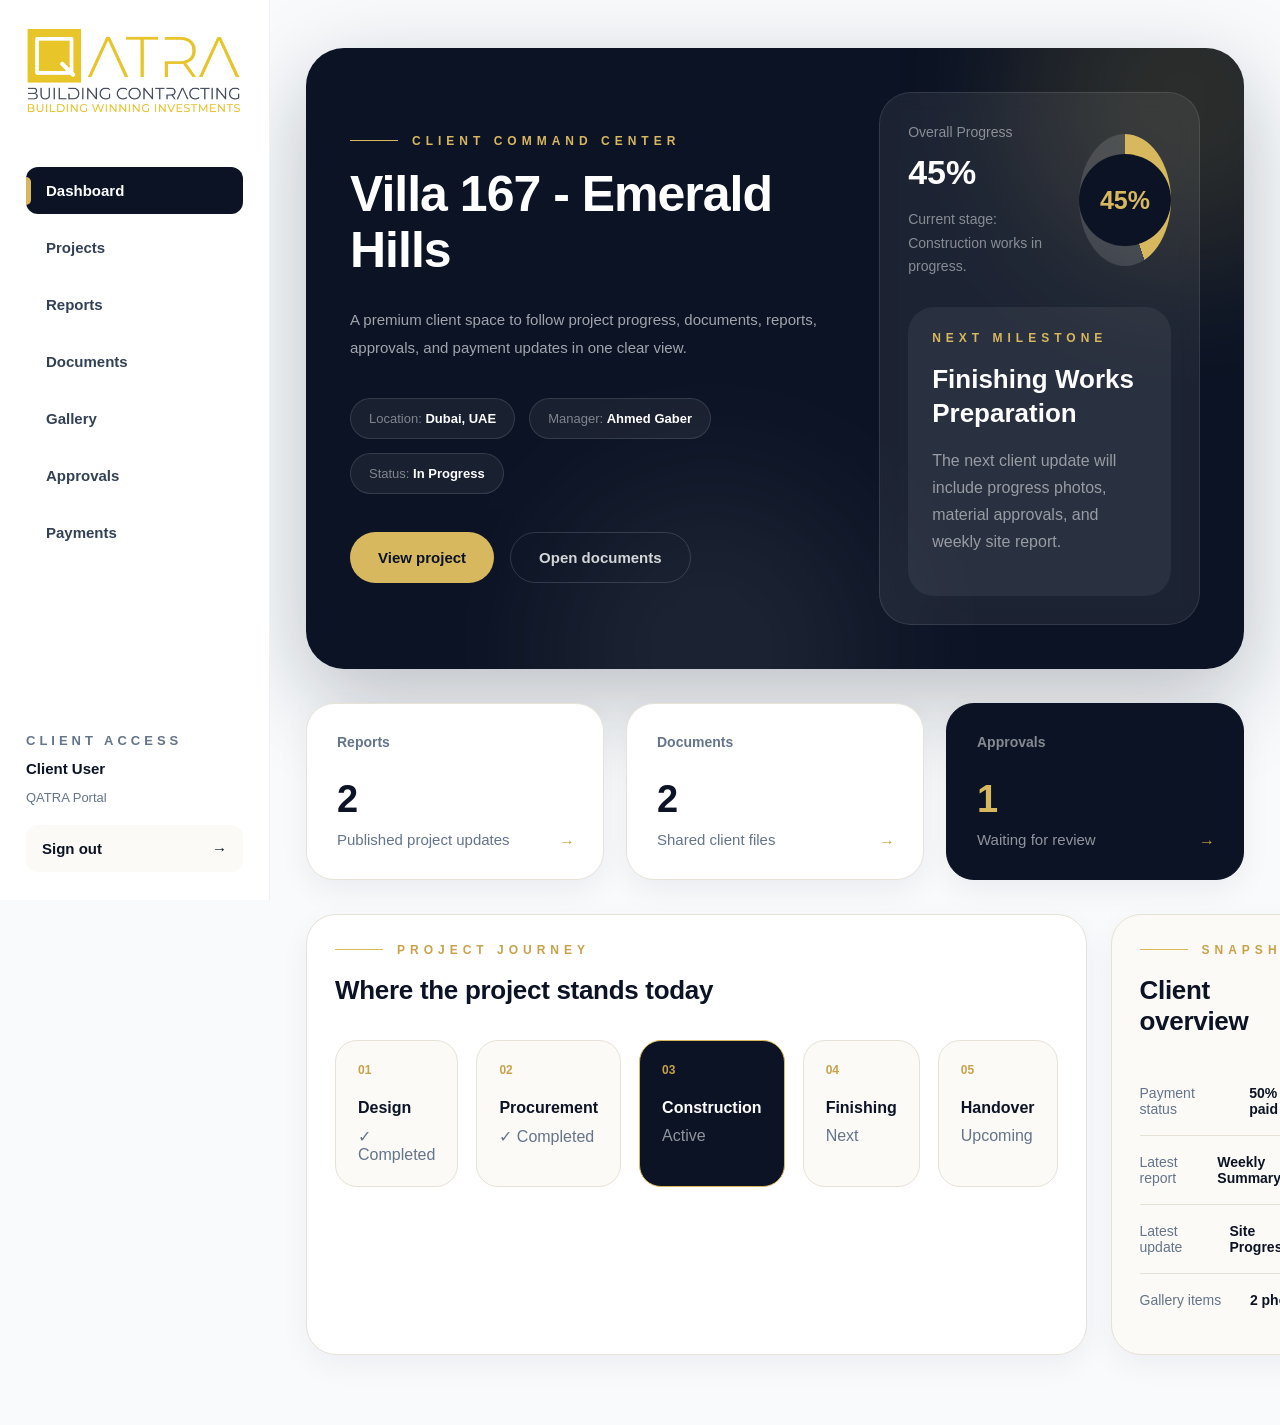
<file: index.html>
<!DOCTYPE html>
<html lang="en">
<head>
  <meta charset="UTF-8" />
  <meta name="viewport" content="width=device-width, initial-scale=1.0" />
  <title>QATRA Client Portal - Dashboard</title>
  <link rel="stylesheet" href="styles.css" />
</head>

<body>
  <aside class="sidebar">
    <div class="logo-box">
      <img src="qatra-logo.png" alt="QATRA Logo" />
    </div>

    <nav class="nav-menu">
      <a href="index.html" class="nav-link active">Dashboard</a>
      <a href="projects.html" class="nav-link">Projects</a>
      <a href="reports.html" class="nav-link">Reports</a>
      <a href="documents.html" class="nav-link">Documents</a>
      <a href="gallery.html" class="nav-link">Gallery</a>
      <a href="approvals.html" class="nav-link">Approvals</a>
      <a href="payments.html" class="nav-link">Payments</a>
    </nav>

    <div class="sidebar-bottom">
      <p class="small-label">Client Access</p>
      <h4>Client User</h4>
      <p>QATRA Portal</p>

      <button class="sign-out-btn">
        <span>Sign out</span>
        <span>→</span>
      </button>
    </div>
  </aside>

  <main class="main-content">
    <section class="hero">
      <div class="hero-glow hero-glow-one"></div>
      <div class="hero-glow hero-glow-two"></div>

      <div class="hero-grid">
        <div>
          <div class="section-kicker light">
            <span></span>
            <p>Client Command Center</p>
          </div>

          <h1>Villa 167 - Emerald Hills</h1>

          <p class="hero-text">
            A premium client space to follow project progress, documents,
            reports, approvals, and payment updates in one clear view.
          </p>

          <div class="pill-row">
            <div class="info-pill">
              <span>Location:</span>
              <strong>Dubai, UAE</strong>
            </div>

            <div class="info-pill">
              <span>Manager:</span>
              <strong>Ahmed Gaber</strong>
            </div>

            <div class="info-pill">
              <span>Status:</span>
              <strong>In Progress</strong>
            </div>
          </div>

          <div class="hero-actions">
            <a href="projects.html" class="btn-primary">View project</a>
            <a href="documents.html" class="btn-secondary">Open documents</a>
          </div>
        </div>

        <div class="progress-panel">
          <div class="progress-top">
            <div>
              <p class="muted">Overall Progress</p>
              <h2>45%</h2>
              <p class="muted">Current stage: Construction works in progress.</p>
            </div>

            <div class="circle-progress" style="--progress: 45">
              <div>
                <strong>45%</strong>
              </div>
            </div>
          </div>

          <div class="milestone-card">
            <p class="gold-label">Next Milestone</p>
            <h3>Finishing Works Preparation</h3>
            <p>
              The next client update will include progress photos, material
              approvals, and weekly site report.
            </p>
          </div>
        </div>
      </div>
    </section>

    <section class="summary-grid">
      <a href="reports.html" class="summary-card">
        <p>Reports</p>
        <h2>2</h2>
        <span>Published project updates</span>
        <b>→</b>
      </a>

      <a href="documents.html" class="summary-card">
        <p>Documents</p>
        <h2>2</h2>
        <span>Shared client files</span>
        <b>→</b>
      </a>

      <a href="approvals.html" class="summary-card dark">
        <p>Approvals</p>
        <h2>1</h2>
        <span>Waiting for review</span>
        <b>→</b>
      </a>
    </section>
    <section class="content-grid">
      <div class="white-card large-card">
        <div class="section-kicker">
          <span></span>
          <p>Project Journey</p>
        </div>

        <h2 class="section-title">Where the project stands today</h2>

        <div class="journey-grid">
          <div class="journey-step">
            <p>01</p>
            <h4>Design</h4>
            <span>✓ Completed</span>
          </div>

          <div class="journey-step">
            <p>02</p>
            <h4>Procurement</h4>
            <span>✓ Completed</span>
          </div>

          <div class="journey-step active">
            <p>03</p>
            <h4>Construction</h4>
            <span>Active</span>
          </div>

          <div class="journey-step">
            <p>04</p>
            <h4>Finishing</h4>
            <span>Next</span>
          </div>

          <div class="journey-step">
            <p>05</p>
            <h4>Handover</h4>
            <span>Upcoming</span>
          </div>
        </div>
      </div>

      <div class="white-card beige">
        <div class="section-kicker">
          <span></span>
          <p>Snapshot</p>
        </div>

        <h2 class="section-title">Client overview</h2>

        <div class="snapshot-list">
          <div>
            <span>Payment status</span>
            <strong>50% paid</strong>
          </div>

          <div>
            <span>Latest report</span>
            <strong>Weekly Summary</strong>
          </div>

          <div>
            <span>Latest update</span>
            <strong>Site Progress</strong>
          </div>

          <div>
            <span>Gallery items</span>
            <strong>2 photos</strong>
          </div>
        </div>
      </div>
    </section>
  
  </main>

  <script src="script.js"></script>
</body>
</html>
</file>
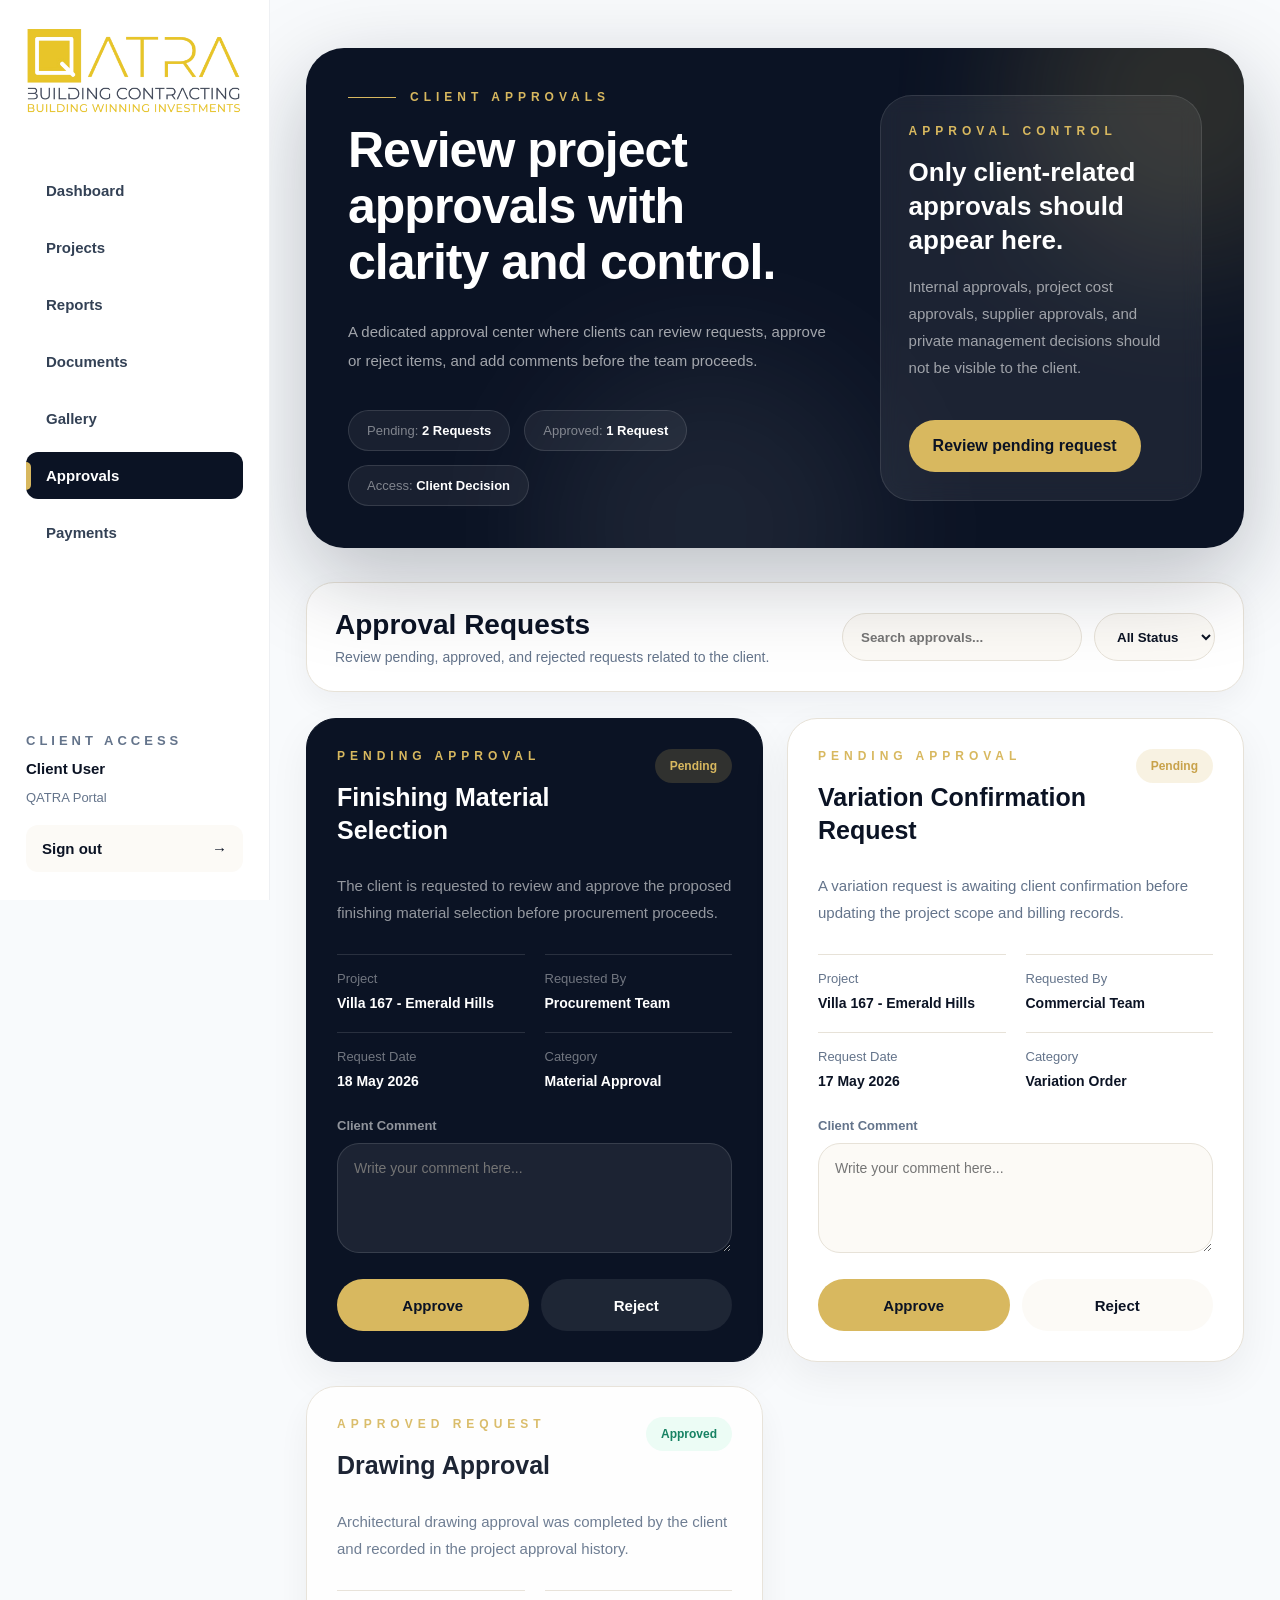
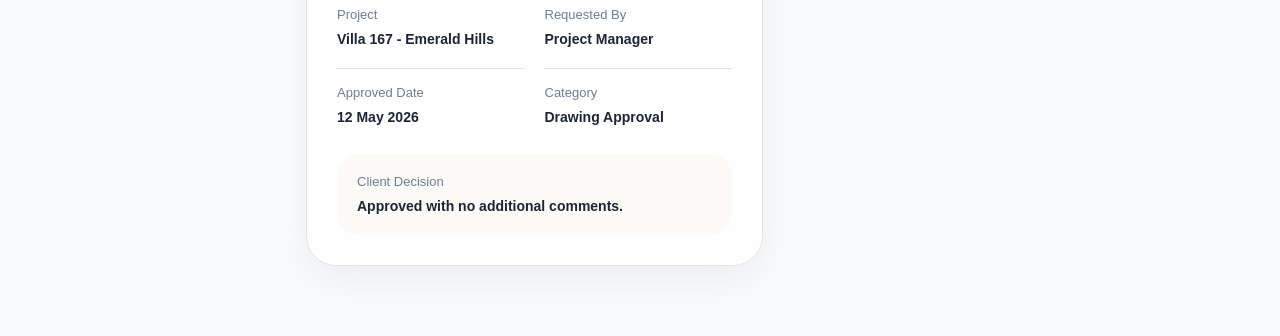
<file: approvals.html>
<!DOCTYPE html>
<html lang="en">
<head>
  <meta charset="UTF-8" />
  <meta name="viewport" content="width=device-width, initial-scale=1.0" />
  <title>QATRA Client Portal - Approvals</title>
  <link rel="stylesheet" href="styles.css" />
</head>

<body>
  <aside class="sidebar">
    <div class="logo-box">
      <img src="qatra-logo.png" alt="QATRA Logo" />
    </div>

    <nav class="nav-menu">
      <a href="index.html" class="nav-link">Dashboard</a>
      <a href="projects.html" class="nav-link">Projects</a>
      <a href="reports.html" class="nav-link">Reports</a>
      <a href="documents.html" class="nav-link">Documents</a>
      <a href="gallery.html" class="nav-link">Gallery</a>
      <a href="approvals.html" class="nav-link active">Approvals</a>
      <a href="payments.html" class="nav-link">Payments</a>
    </nav>

    <div class="sidebar-bottom">
      <p class="small-label">Client Access</p>
      <h4>Client User</h4>
      <p>QATRA Portal</p>

      <button class="sign-out-btn">
        <span>Sign out</span>
        <span>→</span>
      </button>
    </div>
  </aside>

  <main class="main-content">
    <section class="hero compact-hero">
      <div class="hero-glow hero-glow-one"></div>
      <div class="hero-glow hero-glow-two"></div>

      <div class="hero-grid">
        <div>
          <div class="section-kicker light">
            <span></span>
            <p>Client Approvals</p>
          </div>

          <h1>Review project approvals with clarity and control.</h1>

          <p class="hero-text">
            A dedicated approval center where clients can review requests,
            approve or reject items, and add comments before the team proceeds.
          </p>

          <div class="pill-row">
            <div class="info-pill">
              <span>Pending:</span>
              <strong>2 Requests</strong>
            </div>

            <div class="info-pill">
              <span>Approved:</span>
              <strong>1 Request</strong>
            </div>

            <div class="info-pill">
              <span>Access:</span>
              <strong>Client Decision</strong>
            </div>
          </div>
        </div>

        <div class="progress-panel">
          <p class="gold-label">Approval Control</p>
          <h3>Only client-related approvals should appear here.</h3>
          <p class="panel-text">
            Internal approvals, project cost approvals, supplier approvals,
            and private management decisions should not be visible to the client.
          </p>

          <a href="#" class="panel-button">Review pending request</a>
        </div>
      </div>
    </section>

    <section class="page-toolbar">
      <div>
        <h2>Approval Requests</h2>
        <p>Review pending, approved, and rejected requests related to the client.</p>
      </div>

      <div class="toolbar-actions">
        <input type="text" placeholder="Search approvals..." />
        <select>
          <option>All Status</option>
          <option>Pending</option>
          <option>Approved</option>
          <option>Rejected</option>
        </select>
      </div>
    </section>

    <section class="approvals-grid">
      <article class="approval-card featured-approval">
        <div class="approval-card-top">
          <div>
            <p class="gold-label">Pending Approval</p>
            <h3>Finishing Material Selection</h3>
          </div>

          <span class="approval-status pending">Pending</span>
        </div>

        <p class="approval-description">
          The client is requested to review and approve the proposed finishing
          material selection before procurement proceeds.
        </p>

        <div class="approval-info-grid">
          <div>
            <span>Project</span>
            <strong>Villa 167 - Emerald Hills</strong>
          </div>

          <div>
            <span>Requested By</span>
            <strong>Procurement Team</strong>
          </div>

          <div>
            <span>Request Date</span>
            <strong>18 May 2026</strong>
          </div>

          <div>
            <span>Category</span>
            <strong>Material Approval</strong>
          </div>
        </div>

        <div class="approval-comment-box">
          <label>Client Comment</label>
          <textarea placeholder="Write your comment here..."></textarea>
        </div>

        <div class="approval-actions">
          <button class="approval-action-btn approve-btn">Approve</button>
          <button class="approval-action-btn reject-btn">Reject</button>
        </div>
      </article>

      <article class="approval-card">
        <div class="approval-card-top">
          <div>
            <p class="gold-label">Pending Approval</p>
            <h3>Variation Confirmation Request</h3>
          </div>

          <span class="approval-status pending">Pending</span>
        </div>

        <p class="approval-description">
          A variation request is awaiting client confirmation before updating
          the project scope and billing records.
        </p>

        <div class="approval-info-grid">
          <div>
            <span>Project</span>
            <strong>Villa 167 - Emerald Hills</strong>
          </div>

          <div>
            <span>Requested By</span>
            <strong>Commercial Team</strong>
          </div>

          <div>
            <span>Request Date</span>
            <strong>17 May 2026</strong>
          </div>

          <div>
            <span>Category</span>
            <strong>Variation Order</strong>
          </div>
        </div>

        <div class="approval-comment-box">
          <label>Client Comment</label>
          <textarea placeholder="Write your comment here..."></textarea>
        </div>

        <div class="approval-actions">
          <button class="approval-action-btn approve-btn">Approve</button>
          <button class="approval-action-btn reject-btn">Reject</button>
        </div>
      </article>

      <article class="approval-card approved-card">
        <div class="approval-card-top">
          <div>
            <p class="gold-label">Approved Request</p>
            <h3>Drawing Approval</h3>
          </div>

          <span class="approval-status approved">Approved</span>
        </div>

        <p class="approval-description">
          Architectural drawing approval was completed by the client and
          recorded in the project approval history.
        </p>

        <div class="approval-info-grid">
          <div>
            <span>Project</span>
            <strong>Villa 167 - Emerald Hills</strong>
          </div>

          <div>
            <span>Requested By</span>
            <strong>Project Manager</strong>
          </div>

          <div>
            <span>Approved Date</span>
            <strong>12 May 2026</strong>
          </div>

          <div>
            <span>Category</span>
            <strong>Drawing Approval</strong>
          </div>
        </div>

        <div class="approval-history">
          <span>Client Decision</span>
          <strong>Approved with no additional comments.</strong>
        </div>
      </article>
    </section>
  </main>

  <script src="script.js"></script>
</body>
</html>
</file>
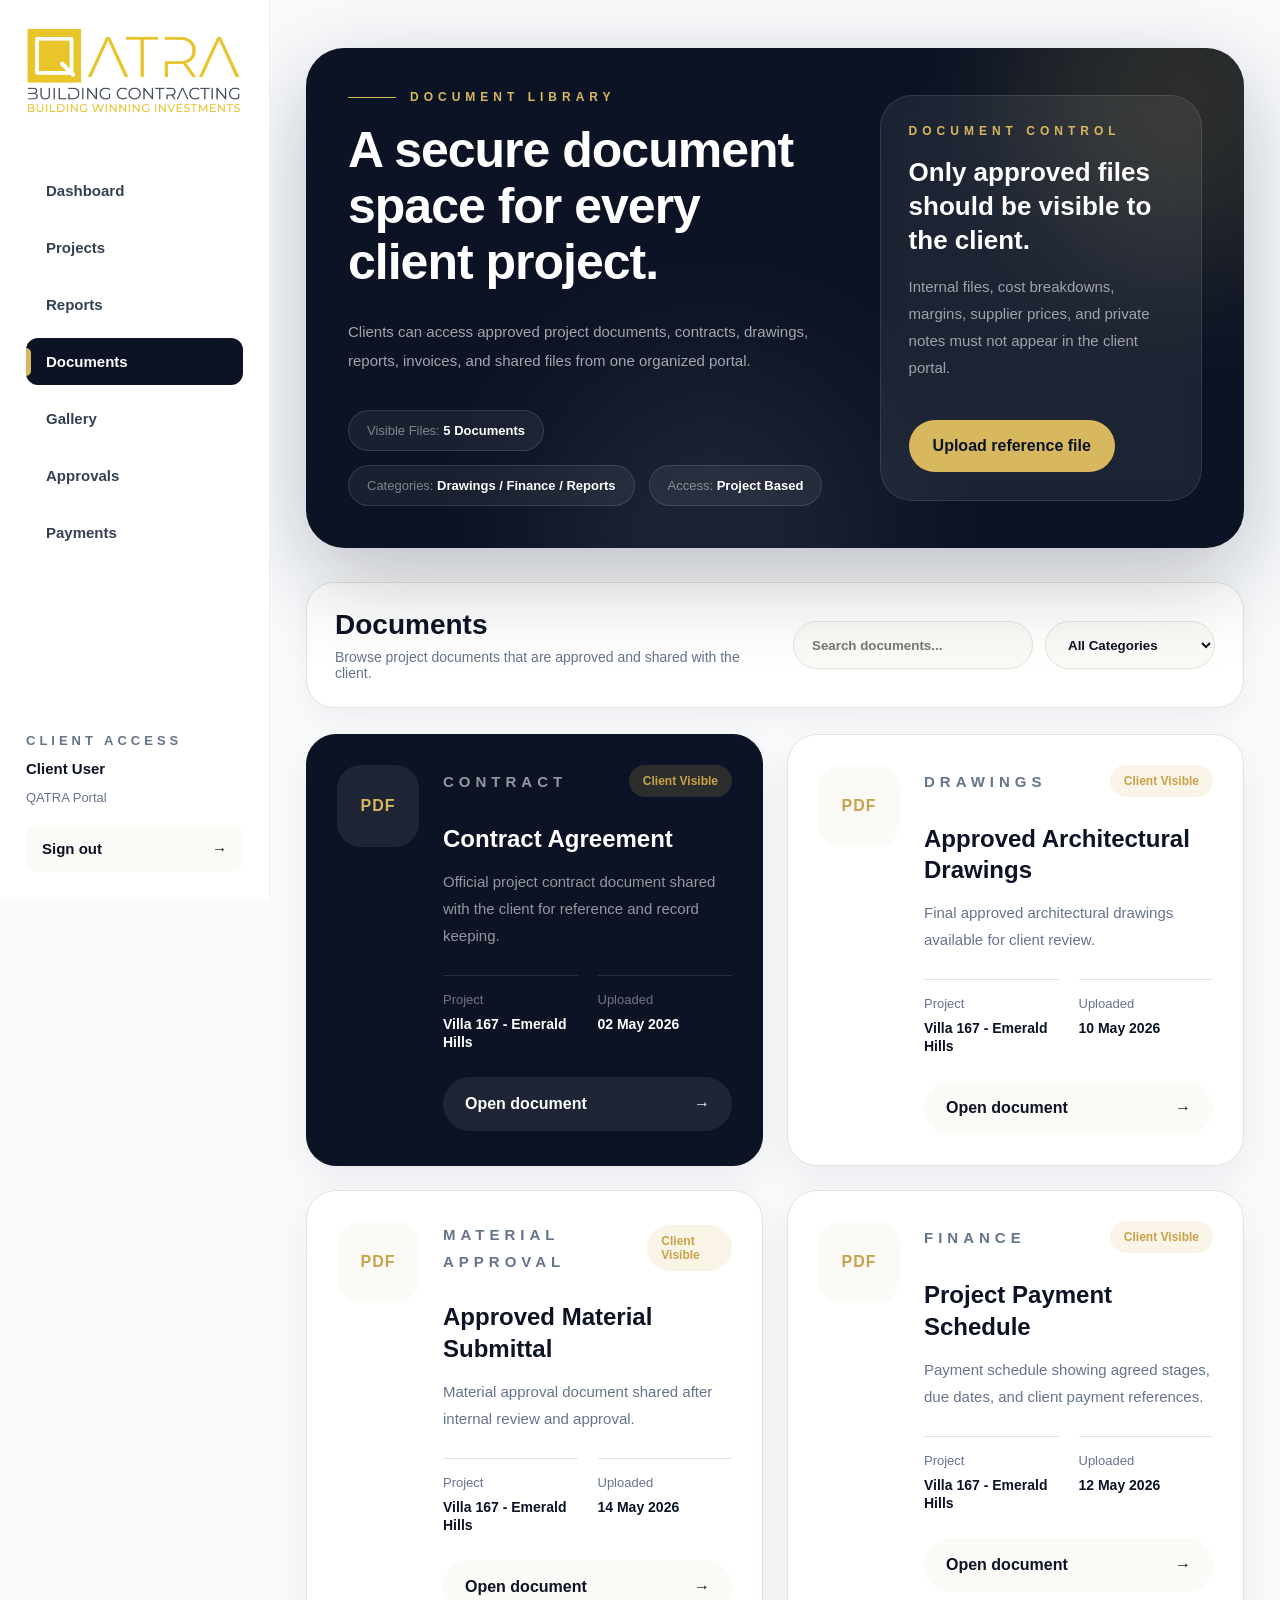
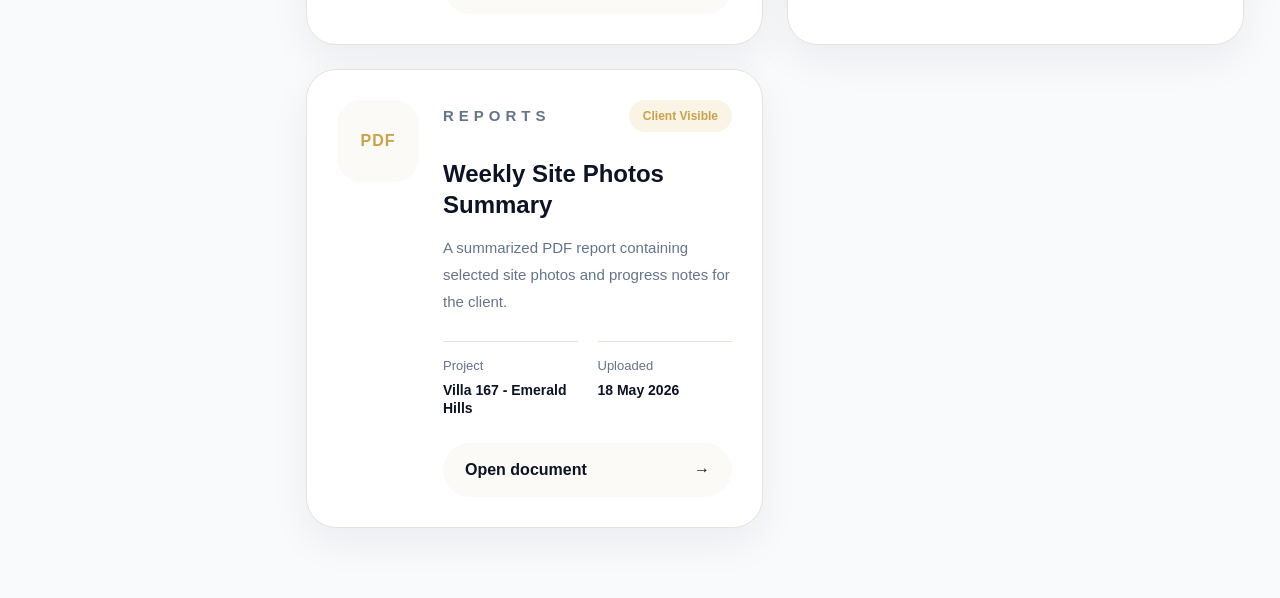
<file: documents.html>
<!DOCTYPE html>
<html lang="en">
<head>
  <meta charset="UTF-8" />
  <meta name="viewport" content="width=device-width, initial-scale=1.0" />
  <title>QATRA Client Portal - Documents</title>
  <link rel="stylesheet" href="styles.css" />
</head>

<body>
  <aside class="sidebar">
    <div class="logo-box">
      <img src="qatra-logo.png" alt="QATRA Logo" />
    </div>

    <nav class="nav-menu">
      <a href="index.html" class="nav-link">Dashboard</a>
      <a href="projects.html" class="nav-link">Projects</a>
      <a href="reports.html" class="nav-link">Reports</a>
      <a href="documents.html" class="nav-link active">Documents</a>
      <a href="gallery.html" class="nav-link">Gallery</a>
      <a href="approvals.html" class="nav-link">Approvals</a>
      <a href="payments.html" class="nav-link">Payments</a>
    </nav>

    <div class="sidebar-bottom">
      <p class="small-label">Client Access</p>
      <h4>Client User</h4>
      <p>QATRA Portal</p>

      <button class="sign-out-btn">
        <span>Sign out</span>
        <span>→</span>
      </button>
    </div>
  </aside>

  <main class="main-content">
    <section class="hero compact-hero">
      <div class="hero-glow hero-glow-one"></div>
      <div class="hero-glow hero-glow-two"></div>

      <div class="hero-grid">
        <div>
          <div class="section-kicker light">
            <span></span>
            <p>Document Library</p>
          </div>

          <h1>A secure document space for every client project.</h1>

          <p class="hero-text">
            Clients can access approved project documents, contracts, drawings,
            reports, invoices, and shared files from one organized portal.
          </p>

          <div class="pill-row">
            <div class="info-pill">
              <span>Visible Files:</span>
              <strong>5 Documents</strong>
            </div>

            <div class="info-pill">
              <span>Categories:</span>
              <strong>Drawings / Finance / Reports</strong>
            </div>

            <div class="info-pill">
              <span>Access:</span>
              <strong>Project Based</strong>
            </div>
          </div>
        </div>

        <div class="progress-panel">
          <p class="gold-label">Document Control</p>
          <h3>Only approved files should be visible to the client.</h3>
          <p class="panel-text">
            Internal files, cost breakdowns, margins, supplier prices, and
            private notes must not appear in the client portal.
          </p>

          <a href="#" class="panel-button">Upload reference file</a>
        </div>
      </div>
    </section>

    <section class="page-toolbar">
      <div>
        <h2>Documents</h2>
        <p>Browse project documents that are approved and shared with the client.</p>
      </div>

      <div class="toolbar-actions">
        <input type="text" placeholder="Search documents..." />
        <select>
          <option>All Categories</option>
          <option>Contract</option>
          <option>Drawings</option>
          <option>Finance</option>
          <option>Reports</option>
          <option>Material Approval</option>
        </select>
      </div>
    </section>

    <section class="documents-grid">
      <article class="document-card featured-document">
        <div class="document-icon">PDF</div>

        <div class="document-content">
          <div class="document-top">
            <p class="gold-label">Contract</p>
            <span class="status-badge">Client Visible</span>
          </div>

          <h3>Contract Agreement</h3>

          <p>
            Official project contract document shared with the client for
            reference and record keeping.
          </p>

          <div class="document-meta">
            <div>
              <span>Project</span>
              <strong>Villa 167 - Emerald Hills</strong>
            </div>

            <div>
              <span>Uploaded</span>
              <strong>02 May 2026</strong>
            </div>
          </div>

          <a href="#" class="document-link">Open document <span>→</span></a>
        </div>
      </article>

      <article class="document-card">
        <div class="document-icon">PDF</div>

        <div class="document-content">
          <div class="document-top">
            <p class="gold-label">Drawings</p>
            <span class="status-badge">Client Visible</span>
          </div>

          <h3>Approved Architectural Drawings</h3>

          <p>
            Final approved architectural drawings available for client review.
          </p>

          <div class="document-meta">
            <div>
              <span>Project</span>
              <strong>Villa 167 - Emerald Hills</strong>
            </div>

            <div>
              <span>Uploaded</span>
              <strong>10 May 2026</strong>
            </div>
          </div>

          <a href="#" class="document-link">Open document <span>→</span></a>
        </div>
      </article>

      <article class="document-card">
        <div class="document-icon">PDF</div>

        <div class="document-content">
          <div class="document-top">
            <p class="gold-label">Material Approval</p>
            <span class="status-badge">Client Visible</span>
          </div>

          <h3>Approved Material Submittal</h3>

          <p>
            Material approval document shared after internal review and approval.
          </p>

          <div class="document-meta">
            <div>
              <span>Project</span>
              <strong>Villa 167 - Emerald Hills</strong>
            </div>

            <div>
              <span>Uploaded</span>
              <strong>14 May 2026</strong>
            </div>
          </div>

          <a href="#" class="document-link">Open document <span>→</span></a>
        </div>
      </article>

      <article class="document-card">
        <div class="document-icon">PDF</div>

        <div class="document-content">
          <div class="document-top">
            <p class="gold-label">Finance</p>
            <span class="status-badge">Client Visible</span>
          </div>

          <h3>Project Payment Schedule</h3>

          <p>
            Payment schedule showing agreed stages, due dates, and client
            payment references.
          </p>

          <div class="document-meta">
            <div>
              <span>Project</span>
              <strong>Villa 167 - Emerald Hills</strong>
            </div>

            <div>
              <span>Uploaded</span>
              <strong>12 May 2026</strong>
            </div>
          </div>

          <a href="#" class="document-link">Open document <span>→</span></a>
        </div>
      </article>

      <article class="document-card">
        <div class="document-icon">PDF</div>

        <div class="document-content">
          <div class="document-top">
            <p class="gold-label">Reports</p>
            <span class="status-badge">Client Visible</span>
          </div>

          <h3>Weekly Site Photos Summary</h3>

          <p>
            A summarized PDF report containing selected site photos and progress
            notes for the client.
          </p>

          <div class="document-meta">
            <div>
              <span>Project</span>
              <strong>Villa 167 - Emerald Hills</strong>
            </div>

            <div>
              <span>Uploaded</span>
              <strong>18 May 2026</strong>
            </div>
          </div>

          <a href="#" class="document-link">Open document <span>→</span></a>
        </div>
      </article>
    </section>
  </main>

  <script src="script.js"></script>
</body>
</html>
</file>
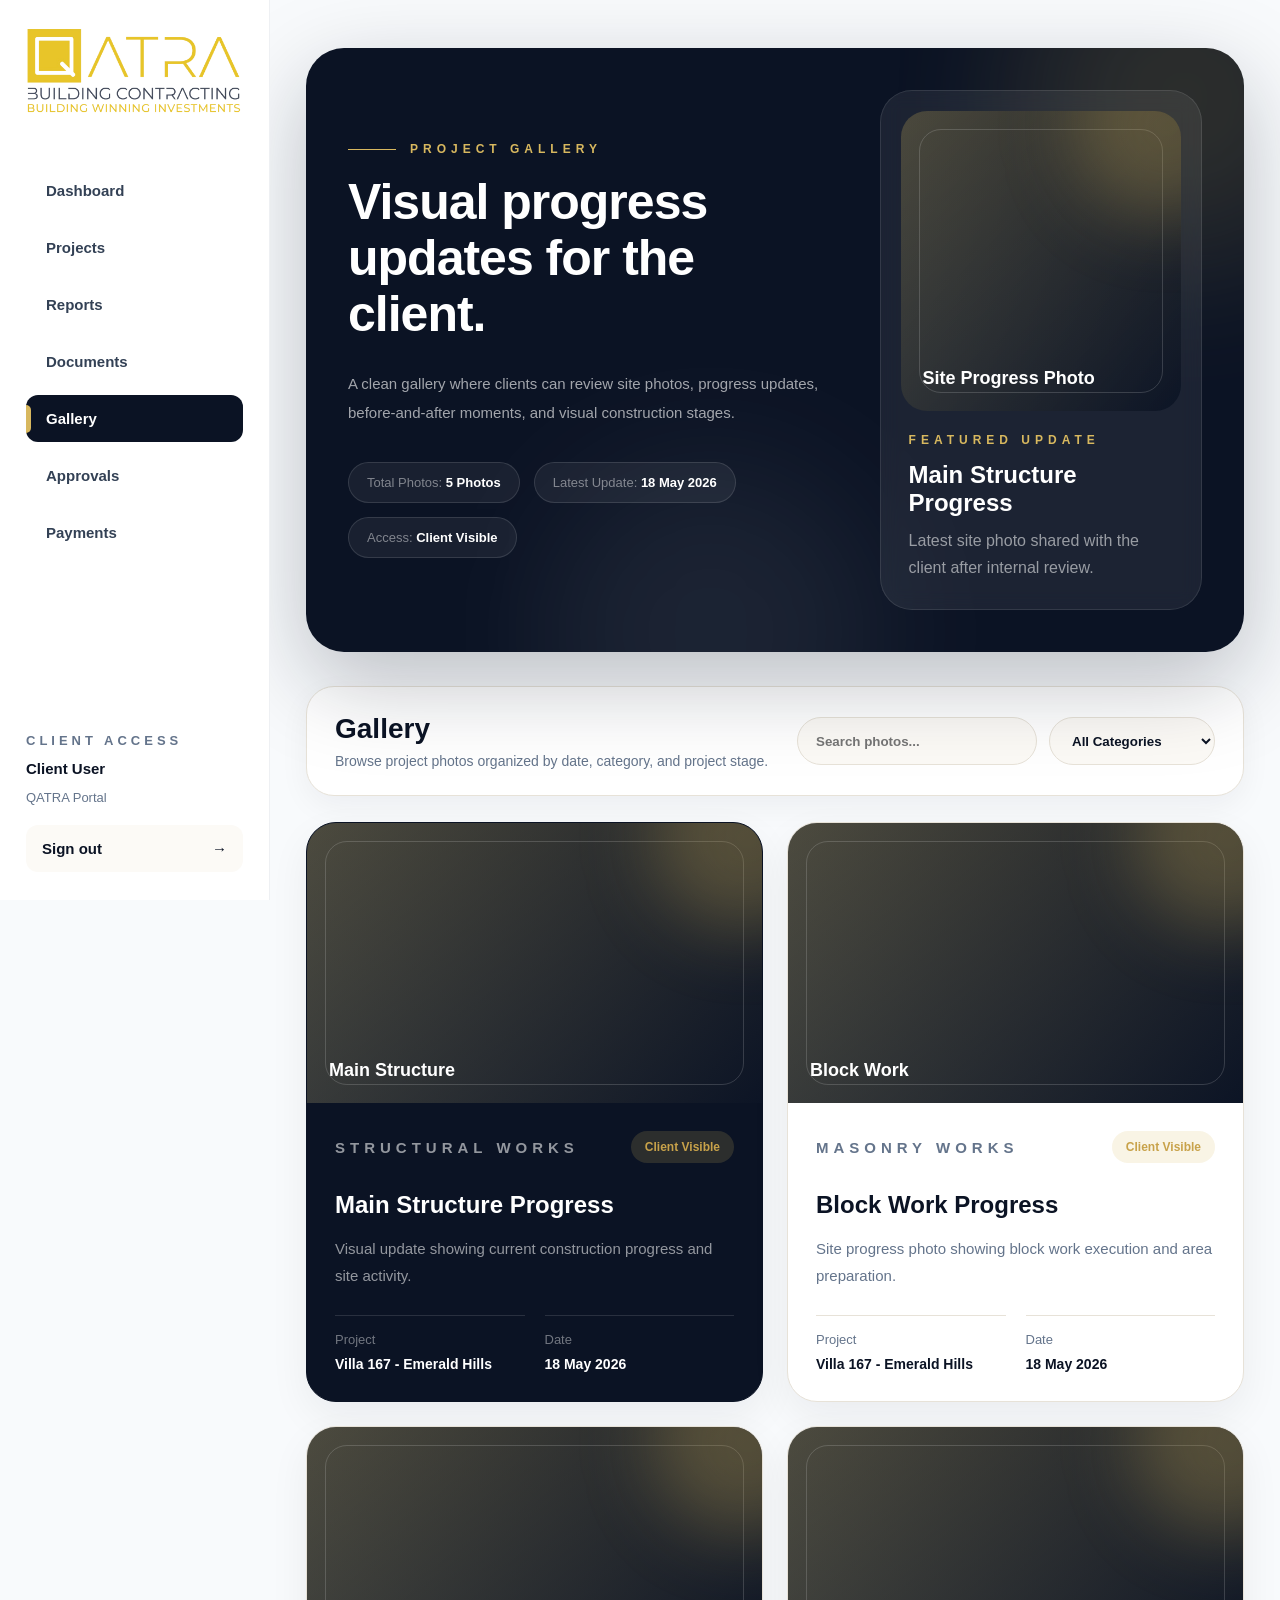
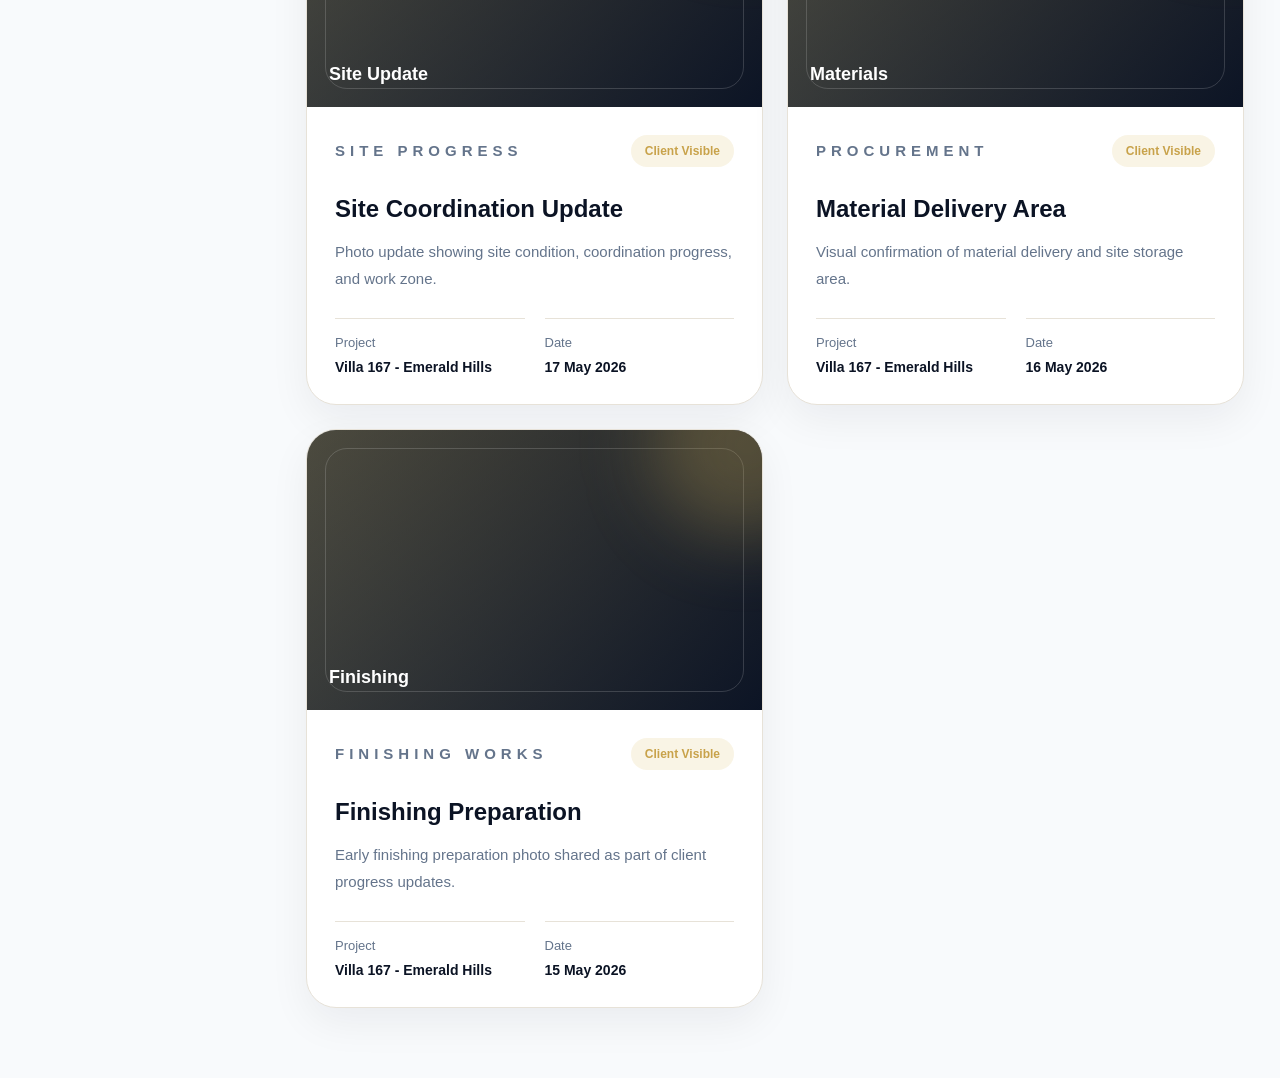
<file: gallery.html>
<!DOCTYPE html>
<html lang="en">
<head>
  <meta charset="UTF-8" />
  <meta name="viewport" content="width=device-width, initial-scale=1.0" />
  <title>QATRA Client Portal - Gallery</title>
  <link rel="stylesheet" href="styles.css" />
</head>

<body>
  <aside class="sidebar">
    <div class="logo-box">
      <img src="qatra-logo.png" alt="QATRA Logo" />
    </div>

    <nav class="nav-menu">
      <a href="index.html" class="nav-link">Dashboard</a>
      <a href="projects.html" class="nav-link">Projects</a>
      <a href="reports.html" class="nav-link">Reports</a>
      <a href="documents.html" class="nav-link">Documents</a>
      <a href="gallery.html" class="nav-link active">Gallery</a>
      <a href="approvals.html" class="nav-link">Approvals</a>
      <a href="payments.html" class="nav-link">Payments</a>
    </nav>

    <div class="sidebar-bottom">
      <p class="small-label">Client Access</p>
      <h4>Client User</h4>
      <p>QATRA Portal</p>

      <button class="sign-out-btn">
        <span>Sign out</span>
        <span>→</span>
      </button>
    </div>
  </aside>

  <main class="main-content">
    <section class="hero compact-hero">
      <div class="hero-glow hero-glow-one"></div>
      <div class="hero-glow hero-glow-two"></div>

      <div class="hero-grid">
        <div>
          <div class="section-kicker light">
            <span></span>
            <p>Project Gallery</p>
          </div>

          <h1>Visual progress updates for the client.</h1>

          <p class="hero-text">
            A clean gallery where clients can review site photos, progress
            updates, before-and-after moments, and visual construction stages.
          </p>

          <div class="pill-row">
            <div class="info-pill">
              <span>Total Photos:</span>
              <strong>5 Photos</strong>
            </div>

            <div class="info-pill">
              <span>Latest Update:</span>
              <strong>18 May 2026</strong>
            </div>

            <div class="info-pill">
              <span>Access:</span>
              <strong>Client Visible</strong>
            </div>
          </div>
        </div>

        <div class="featured-photo-panel">
          <div class="photo-placeholder large-photo">
            <span>Site Progress Photo</span>
          </div>

          <div class="featured-photo-info">
            <p class="gold-label">Featured Update</p>
            <h3>Main Structure Progress</h3>
            <p>
              Latest site photo shared with the client after internal review.
            </p>
          </div>
        </div>
      </div>
    </section>

    <section class="page-toolbar">
      <div>
        <h2>Gallery</h2>
        <p>Browse project photos organized by date, category, and project stage.</p>
      </div>

      <div class="toolbar-actions">
        <input type="text" placeholder="Search photos..." />
        <select>
          <option>All Categories</option>
          <option>Structural Works</option>
          <option>Masonry Works</option>
          <option>Site Progress</option>
          <option>Procurement</option>
          <option>Finishing Works</option>
        </select>
      </div>
    </section>

    <section class="gallery-grid">
      <article class="gallery-card featured-gallery-card">
        <div class="photo-placeholder gallery-photo">
          <span>Main Structure</span>
        </div>

        <div class="gallery-card-content">
          <div class="gallery-top">
            <p class="gold-label">Structural Works</p>
            <span class="status-badge">Client Visible</span>
          </div>

          <h3>Main Structure Progress</h3>

          <p>
            Visual update showing current construction progress and site activity.
          </p>

          <div class="gallery-meta">
            <div>
              <span>Project</span>
              <strong>Villa 167 - Emerald Hills</strong>
            </div>

            <div>
              <span>Date</span>
              <strong>18 May 2026</strong>
            </div>
          </div>
        </div>
      </article>

      <article class="gallery-card">
        <div class="photo-placeholder gallery-photo">
          <span>Block Work</span>
        </div>

        <div class="gallery-card-content">
          <div class="gallery-top">
            <p class="gold-label">Masonry Works</p>
            <span class="status-badge">Client Visible</span>
          </div>

          <h3>Block Work Progress</h3>

          <p>
            Site progress photo showing block work execution and area preparation.
          </p>

          <div class="gallery-meta">
            <div>
              <span>Project</span>
              <strong>Villa 167 - Emerald Hills</strong>
            </div>

            <div>
              <span>Date</span>
              <strong>18 May 2026</strong>
            </div>
          </div>
        </div>
      </article>

      <article class="gallery-card">
        <div class="photo-placeholder gallery-photo">
          <span>Site Update</span>
        </div>

        <div class="gallery-card-content">
          <div class="gallery-top">
            <p class="gold-label">Site Progress</p>
            <span class="status-badge">Client Visible</span>
          </div>

          <h3>Site Coordination Update</h3>

          <p>
            Photo update showing site condition, coordination progress, and work zone.
          </p>

          <div class="gallery-meta">
            <div>
              <span>Project</span>
              <strong>Villa 167 - Emerald Hills</strong>
            </div>

            <div>
              <span>Date</span>
              <strong>17 May 2026</strong>
            </div>
          </div>
        </div>
      </article>

      <article class="gallery-card">
        <div class="photo-placeholder gallery-photo">
          <span>Materials</span>
        </div>

        <div class="gallery-card-content">
          <div class="gallery-top">
            <p class="gold-label">Procurement</p>
            <span class="status-badge">Client Visible</span>
          </div>

          <h3>Material Delivery Area</h3>

          <p>
            Visual confirmation of material delivery and site storage area.
          </p>

          <div class="gallery-meta">
            <div>
              <span>Project</span>
              <strong>Villa 167 - Emerald Hills</strong>
            </div>

            <div>
              <span>Date</span>
              <strong>16 May 2026</strong>
            </div>
          </div>
        </div>
      </article>

      <article class="gallery-card">
        <div class="photo-placeholder gallery-photo">
          <span>Finishing</span>
        </div>

        <div class="gallery-card-content">
          <div class="gallery-top">
            <p class="gold-label">Finishing Works</p>
            <span class="status-badge">Client Visible</span>
          </div>

          <h3>Finishing Preparation</h3>

          <p>
            Early finishing preparation photo shared as part of client progress updates.
          </p>

          <div class="gallery-meta">
            <div>
              <span>Project</span>
              <strong>Villa 167 - Emerald Hills</strong>
            </div>

            <div>
              <span>Date</span>
              <strong>15 May 2026</strong>
            </div>
          </div>
        </div>
      </article>
    </section>
  </main>

  <script src="script.js"></script>
</body>
</html>
</file>
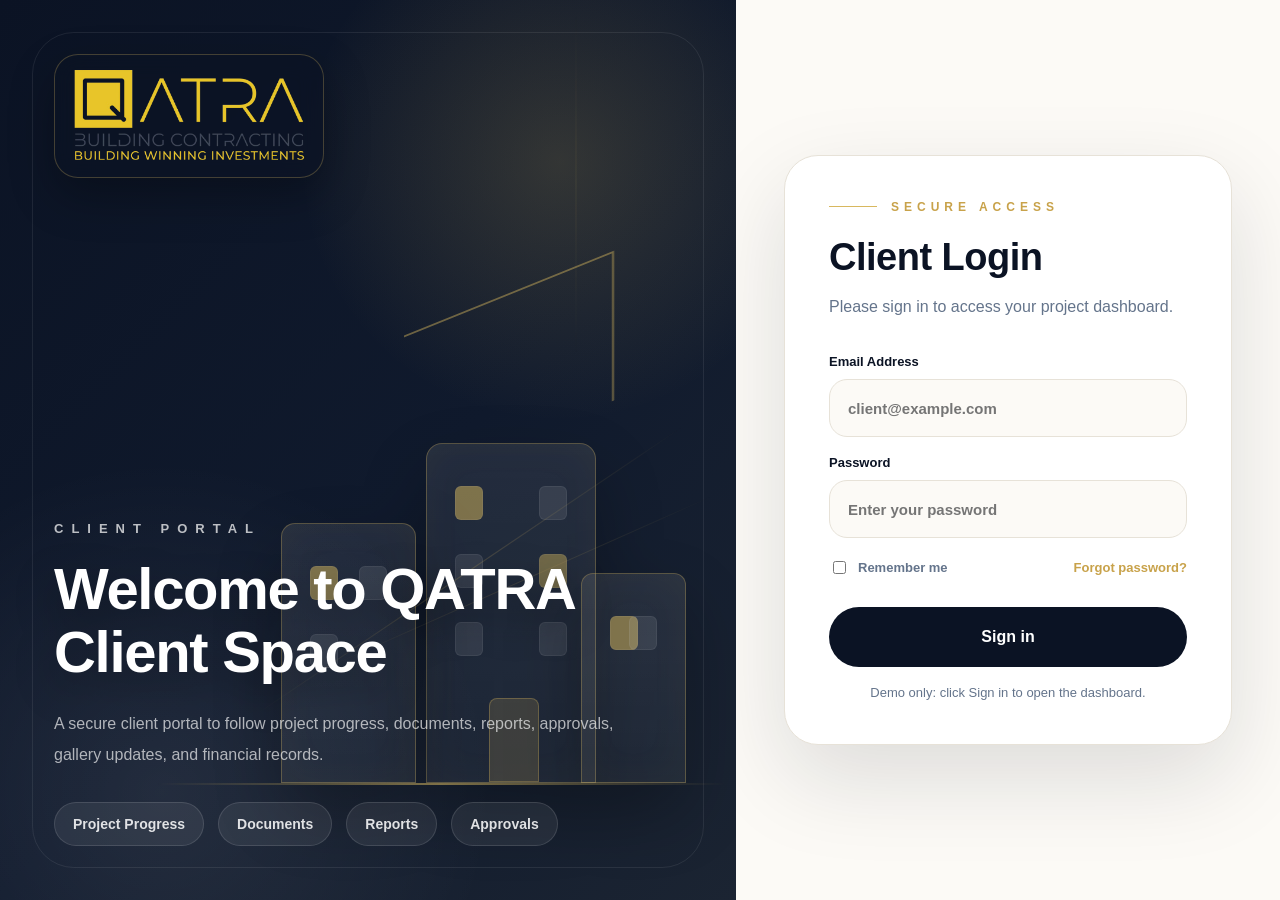
<file: login.html>
<!DOCTYPE html>
<html lang="en">
<head>
  <meta charset="UTF-8" />
  <meta name="viewport" content="width=device-width, initial-scale=1.0" />
  <title>QATRA Client Portal - Login</title>
  <link rel="stylesheet" href="styles.css" />
</head>

<body class="qatra-login-body">
  <main class="qatra-login-page">

    <section class="qatra-login-left">
      <div class="left-border"></div>

      <div class="qatra-logo-holder">
        <img src="qatra-logo.png" alt="QATRA Building Contracting Logo" />
      </div>

      <div class="building-art">
        <div class="building building-main">
          <span></span><span></span><span></span>
          <span></span><span></span><span></span>
        </div>

        <div class="building building-side">
          <span></span><span></span><span></span>
        </div>

        <div class="building building-small">
          <span></span><span></span>
        </div>

        <div class="roof-line"></div>
        <div class="gold-line line-one"></div>
        <div class="gold-line line-two"></div>
        <div class="gold-line line-three"></div>
        <div class="ground-line"></div>
      </div>

      <div class="qatra-login-copy">
        <p class="login-kicker">Client Portal</p>

        <h1>Welcome to QATRA Client Space</h1>

        <p>
          A secure client portal to follow project progress, documents,
          reports, approvals, gallery updates, and financial records.
        </p>

        <div class="login-tags">
          <span>Project Progress</span>
          <span>Documents</span>
          <span>Reports</span>
          <span>Approvals</span>
        </div>
      </div>
    </section>

    <section class="qatra-login-right">
      <form class="qatra-login-card">
        <div class="form-kicker">
          <span></span>
          <p>Secure Access</p>
        </div>

        <h2>Client Login</h2>

        <p class="form-subtitle">
          Please sign in to access your project dashboard.
        </p>

        <label>Email Address</label>
        <input type="email" placeholder="client@example.com" />

        <label>Password</label>
        <input type="password" placeholder="Enter your password" />

        <div class="form-options">
          <label class="remember">
            <input type="checkbox" />
            Remember me
          </label>

          <a href="#">Forgot password?</a>
        </div>

        <button type="button" onclick="window.location.href='index.html'">
          Sign in
        </button>

        <p class="demo-note">
          Demo only: click Sign in to open the dashboard.
        </p>
      </form>
    </section>

  </main>
</body>
</html>
</file>
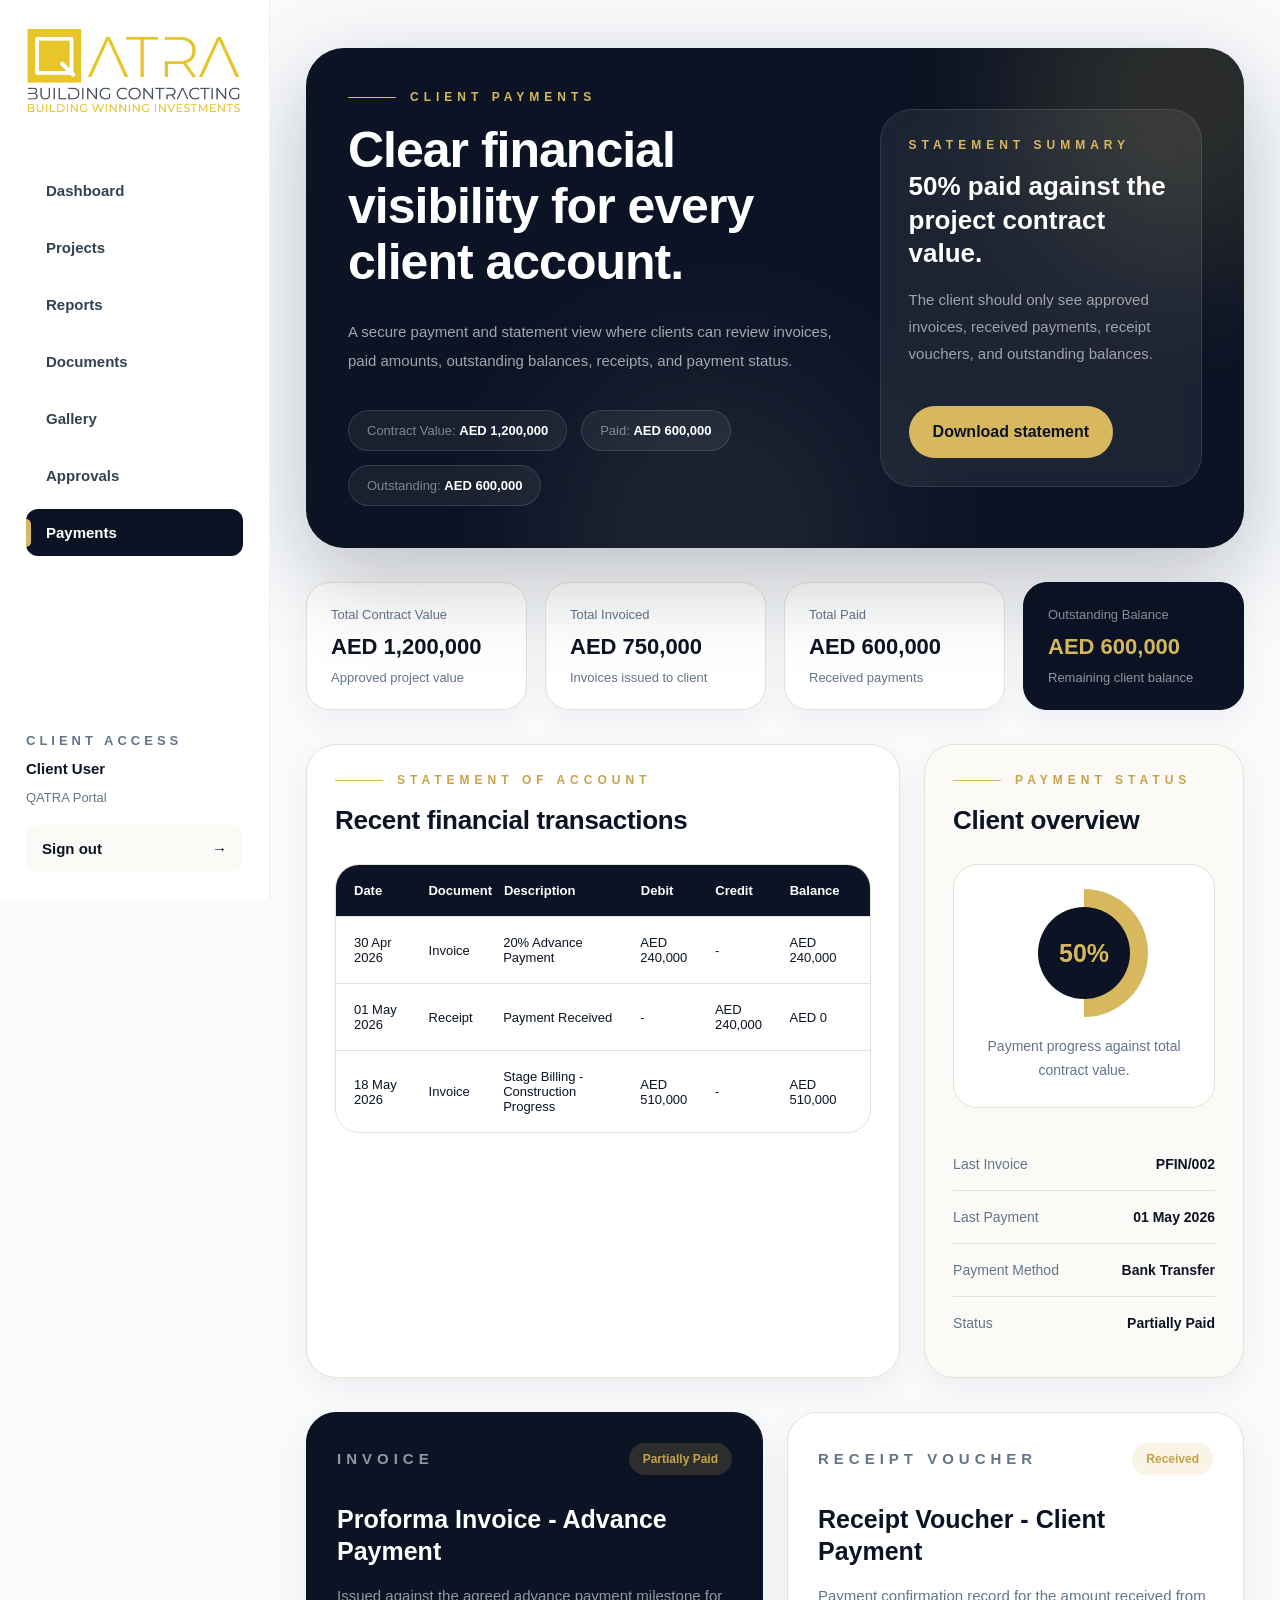
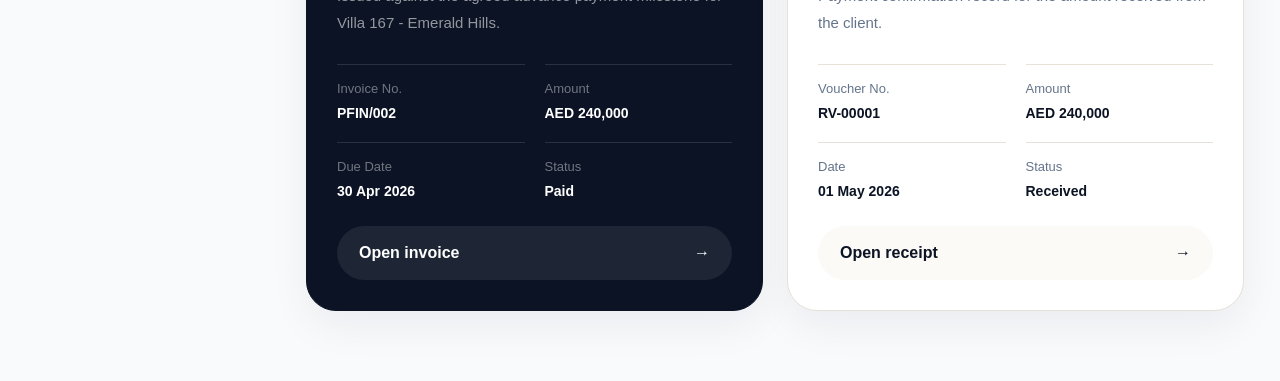
<file: payments.html>
<!DOCTYPE html>
<html lang="en">
<head>
  <meta charset="UTF-8" />
  <meta name="viewport" content="width=device-width, initial-scale=1.0" />
  <title>QATRA Client Portal - Payments</title>
  <link rel="stylesheet" href="styles.css" />
</head>

<body>
  <aside class="sidebar">
    <div class="logo-box">
      <img src="qatra-logo.png" alt="QATRA Logo" />
    </div>

    <nav class="nav-menu">
      <a href="index.html" class="nav-link">Dashboard</a>
      <a href="projects.html" class="nav-link">Projects</a>
      <a href="reports.html" class="nav-link">Reports</a>
      <a href="documents.html" class="nav-link">Documents</a>
      <a href="gallery.html" class="nav-link">Gallery</a>
      <a href="approvals.html" class="nav-link">Approvals</a>
      <a href="payments.html" class="nav-link active">Payments</a>
    </nav>

    <div class="sidebar-bottom">
      <p class="small-label">Client Access</p>
      <h4>Client User</h4>
      <p>QATRA Portal</p>

      <button class="sign-out-btn">
        <span>Sign out</span>
        <span>→</span>
      </button>
    </div>
  </aside>

  <main class="main-content">
    <section class="hero compact-hero">
      <div class="hero-glow hero-glow-one"></div>
      <div class="hero-glow hero-glow-two"></div>

      <div class="hero-grid">
        <div>
          <div class="section-kicker light">
            <span></span>
            <p>Client Payments</p>
          </div>

          <h1>Clear financial visibility for every client account.</h1>

          <p class="hero-text">
            A secure payment and statement view where clients can review invoices,
            paid amounts, outstanding balances, receipts, and payment status.
          </p>

          <div class="pill-row">
            <div class="info-pill">
              <span>Contract Value:</span>
              <strong>AED 1,200,000</strong>
            </div>

            <div class="info-pill">
              <span>Paid:</span>
              <strong>AED 600,000</strong>
            </div>

            <div class="info-pill">
              <span>Outstanding:</span>
              <strong>AED 600,000</strong>
            </div>
          </div>
        </div>

        <div class="progress-panel">
          <p class="gold-label">Statement Summary</p>
          <h3>50% paid against the project contract value.</h3>
          <p class="panel-text">
            The client should only see approved invoices, received payments,
            receipt vouchers, and outstanding balances.
          </p>

          <a href="#" class="panel-button">Download statement</a>
        </div>
      </div>
    </section>

    <section class="payment-summary-grid">
      <div class="payment-summary-card">
        <span>Total Contract Value</span>
        <strong>AED 1,200,000</strong>
        <p>Approved project value</p>
      </div>

      <div class="payment-summary-card">
        <span>Total Invoiced</span>
        <strong>AED 750,000</strong>
        <p>Invoices issued to client</p>
      </div>

      <div class="payment-summary-card">
        <span>Total Paid</span>
        <strong>AED 600,000</strong>
        <p>Received payments</p>
      </div>

      <div class="payment-summary-card dark">
        <span>Outstanding Balance</span>
        <strong>AED 600,000</strong>
        <p>Remaining client balance</p>
      </div>
    </section>

    <section class="content-grid">
      <div class="white-card large-card">
        <div class="section-kicker">
          <span></span>
          <p>Statement of Account</p>
        </div>

        <h2 class="section-title">Recent financial transactions</h2>

        <div class="statement-table">
          <div class="statement-row statement-head">
            <span>Date</span>
            <span>Document</span>
            <span>Description</span>
            <span>Debit</span>
            <span>Credit</span>
            <span>Balance</span>
          </div>

          <div class="statement-row">
            <span>30 Apr 2026</span>
            <span>Invoice</span>
            <span>20% Advance Payment</span>
            <span>AED 240,000</span>
            <span>-</span>
            <span>AED 240,000</span>
          </div>

          <div class="statement-row">
            <span>01 May 2026</span>
            <span>Receipt</span>
            <span>Payment Received</span>
            <span>-</span>
            <span>AED 240,000</span>
            <span>AED 0</span>
          </div>

          <div class="statement-row">
            <span>18 May 2026</span>
            <span>Invoice</span>
            <span>Stage Billing - Construction Progress</span>
            <span>AED 510,000</span>
            <span>-</span>
            <span>AED 510,000</span>
          </div>
        </div>
      </div>

      <div class="white-card beige">
        <div class="section-kicker">
          <span></span>
          <p>Payment Status</p>
        </div>

        <h2 class="section-title">Client overview</h2>

        <div class="payment-progress-box">
          <div class="circle-progress payment-circle" style="--progress: 50">
            <div>
              <strong>50%</strong>
            </div>
          </div>

          <p>Payment progress against total contract value.</p>
        </div>

        <div class="snapshot-list">
          <div>
            <span>Last Invoice</span>
            <strong>PFIN/002</strong>
          </div>

          <div>
            <span>Last Payment</span>
            <strong>01 May 2026</strong>
          </div>

          <div>
            <span>Payment Method</span>
            <strong>Bank Transfer</strong>
          </div>

          <div>
            <span>Status</span>
            <strong>Partially Paid</strong>
          </div>
        </div>
      </div>
    </section>

    <section class="payments-grid">
      <article class="payment-doc-card featured-payment">
        <div class="payment-doc-top">
          <p class="gold-label">Invoice</p>
          <span class="status-badge">Partially Paid</span>
        </div>

        <h3>Proforma Invoice - Advance Payment</h3>

        <p>
          Issued against the agreed advance payment milestone for Villa 167 -
          Emerald Hills.
        </p>

        <div class="payment-doc-meta">
          <div>
            <span>Invoice No.</span>
            <strong>PFIN/002</strong>
          </div>

          <div>
            <span>Amount</span>
            <strong>AED 240,000</strong>
          </div>

          <div>
            <span>Due Date</span>
            <strong>30 Apr 2026</strong>
          </div>

          <div>
            <span>Status</span>
            <strong>Paid</strong>
          </div>
        </div>

        <a href="#" class="payment-link">Open invoice <span>→</span></a>
      </article>

      <article class="payment-doc-card">
        <div class="payment-doc-top">
          <p class="gold-label">Receipt Voucher</p>
          <span class="status-badge">Received</span>
        </div>

        <h3>Receipt Voucher - Client Payment</h3>

        <p>
          Payment confirmation record for the amount received from the client.
        </p>

        <div class="payment-doc-meta">
          <div>
            <span>Voucher No.</span>
            <strong>RV-00001</strong>
          </div>

          <div>
            <span>Amount</span>
            <strong>AED 240,000</strong>
          </div>

          <div>
            <span>Date</span>
            <strong>01 May 2026</strong>
          </div>

          <div>
            <span>Status</span>
            <strong>Received</strong>
          </div>
        </div>

        <a href="#" class="payment-link">Open receipt <span>→</span></a>
      </article>
    </section>
  </main>

  <script src="script.js"></script>
</body>
</html>
</file>
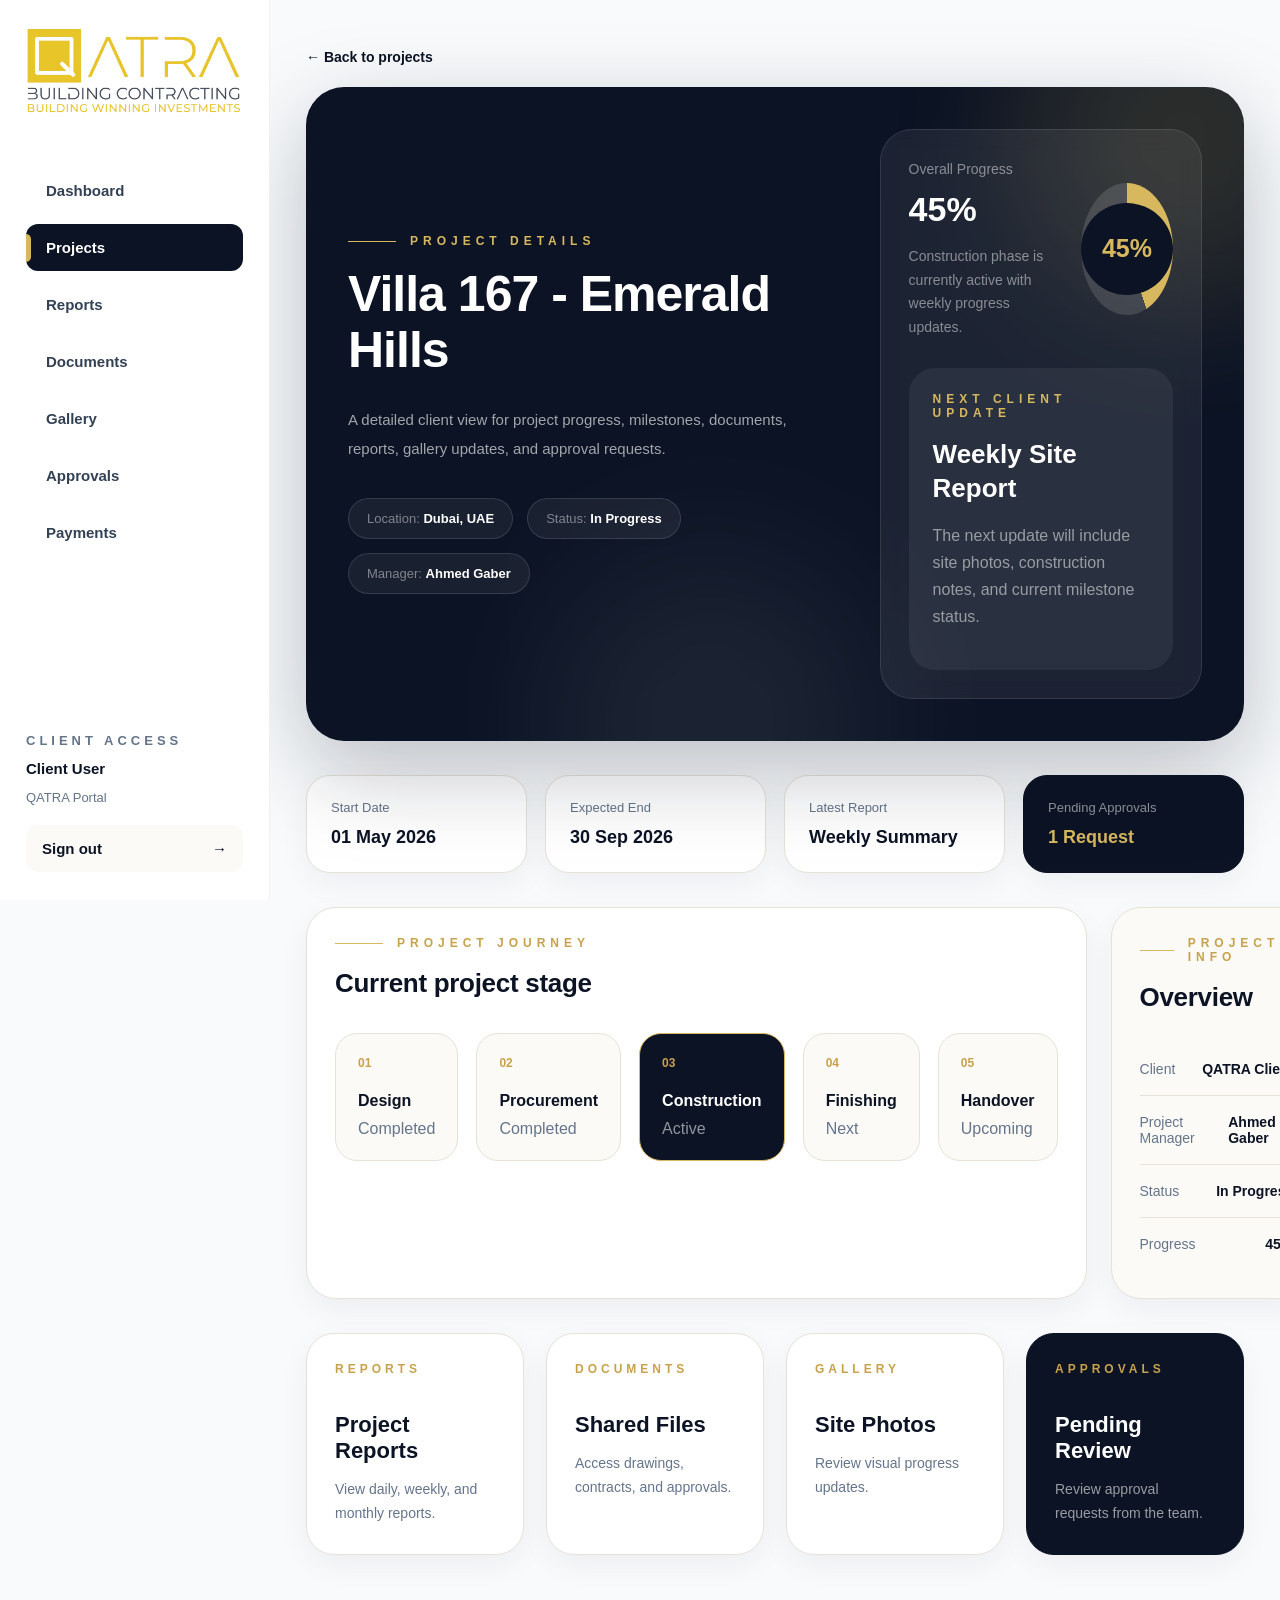
<file: project-details.html>
<!DOCTYPE html>
<html lang="en">
<head>
  <meta charset="UTF-8" />
  <meta name="viewport" content="width=device-width, initial-scale=1.0" />
  <title>QATRA Client Portal - Project Details</title>
  <link rel="stylesheet" href="styles.css" />
</head>

<body>
  <aside class="sidebar">
    <div class="logo-box">
      <img src="qatra-logo.png" alt="QATRA Logo" />
    </div>

    <nav class="nav-menu">
      <a href="index.html" class="nav-link">Dashboard</a>
      <a href="projects.html" class="nav-link active">Projects</a>
      <a href="reports.html" class="nav-link">Reports</a>
      <a href="documents.html" class="nav-link">Documents</a>
      <a href="gallery.html" class="nav-link">Gallery</a>
      <a href="approvals.html" class="nav-link">Approvals</a>
      <a href="payments.html" class="nav-link">Payments</a>
    </nav>

    <div class="sidebar-bottom">
      <p class="small-label">Client Access</p>
      <h4>Client User</h4>
      <p>QATRA Portal</p>

      <button class="sign-out-btn">
        <span>Sign out</span>
        <span>→</span>
      </button>
    </div>
  </aside>

  <main class="main-content">
    <a href="projects.html" class="back-link">← Back to projects</a>

    <section class="hero compact-hero">
      <div class="hero-glow hero-glow-one"></div>
      <div class="hero-glow hero-glow-two"></div>

      <div class="hero-grid">
        <div>
          <div class="section-kicker light">
            <span></span>
            <p>Project Details</p>
          </div>

          <h1>Villa 167 - Emerald Hills</h1>

          <p class="hero-text">
            A detailed client view for project progress, milestones, documents,
            reports, gallery updates, and approval requests.
          </p>

          <div class="pill-row">
            <div class="info-pill">
              <span>Location:</span>
              <strong>Dubai, UAE</strong>
            </div>

            <div class="info-pill">
              <span>Status:</span>
              <strong>In Progress</strong>
            </div>

            <div class="info-pill">
              <span>Manager:</span>
              <strong>Ahmed Gaber</strong>
            </div>
          </div>
        </div>

        <div class="progress-panel">
          <div class="progress-top">
            <div>
              <p class="muted">Overall Progress</p>
              <h2>45%</h2>
              <p class="muted">
                Construction phase is currently active with weekly progress updates.
              </p>
            </div>

            <div class="circle-progress" style="--progress: 45">
              <div>
                <strong>45%</strong>
              </div>
            </div>
          </div>

          <div class="milestone-card">
            <p class="gold-label">Next Client Update</p>
            <h3>Weekly Site Report</h3>
            <p>
              The next update will include site photos, construction notes,
              and current milestone status.
            </p>
          </div>
        </div>
      </div>
    </section>

    <section class="detail-stats-grid">
      <div class="detail-stat-card">
        <span>Start Date</span>
        <strong>01 May 2026</strong>
      </div>

      <div class="detail-stat-card">
        <span>Expected End</span>
        <strong>30 Sep 2026</strong>
      </div>

      <div class="detail-stat-card">
        <span>Latest Report</span>
        <strong>Weekly Summary</strong>
      </div>

      <div class="detail-stat-card dark">
        <span>Pending Approvals</span>
        <strong>1 Request</strong>
      </div>
    </section>

    <section class="content-grid">
      <div class="white-card large-card">
        <div class="section-kicker">
          <span></span>
          <p>Project Journey</p>
        </div>

        <h2 class="section-title">Current project stage</h2>

        <div class="journey-grid">
          <div class="journey-step">
            <p>01</p>
            <h4>Design</h4>
            <span>Completed</span>
          </div>

          <div class="journey-step">
            <p>02</p>
            <h4>Procurement</h4>
            <span>Completed</span>
          </div>

          <div class="journey-step active">
            <p>03</p>
            <h4>Construction</h4>
            <span>Active</span>
          </div>

          <div class="journey-step">
            <p>04</p>
            <h4>Finishing</h4>
            <span>Next</span>
          </div>

          <div class="journey-step">
            <p>05</p>
            <h4>Handover</h4>
            <span>Upcoming</span>
          </div>
        </div>
      </div>

      <div class="white-card beige">
        <div class="section-kicker">
          <span></span>
          <p>Project Info</p>
        </div>

        <h2 class="section-title">Overview</h2>

        <div class="snapshot-list">
          <div>
            <span>Client</span>
            <strong>QATRA Client</strong>
          </div>

          <div>
            <span>Project Manager</span>
            <strong>Ahmed Gaber</strong>
          </div>

          <div>
            <span>Status</span>
            <strong>In Progress</strong>
          </div>

          <div>
            <span>Progress</span>
            <strong>45%</strong>
          </div>
        </div>
      </div>
    </section>

    <section class="quick-access-grid">
      <a href="reports.html" class="quick-access-card">
        <p>Reports</p>
        <h3>Project Reports</h3>
        <span>View daily, weekly, and monthly reports.</span>
      </a>

      <a href="documents.html" class="quick-access-card">
        <p>Documents</p>
        <h3>Shared Files</h3>
        <span>Access drawings, contracts, and approvals.</span>
      </a>

      <a href="gallery.html" class="quick-access-card">
        <p>Gallery</p>
        <h3>Site Photos</h3>
        <span>Review visual progress updates.</span>
      </a>

      <a href="approvals.html" class="quick-access-card dark">
        <p>Approvals</p>
        <h3>Pending Review</h3>
        <span>Review approval requests from the team.</span>
      </a>
    </section>
  </main>

  <script src="script.js"></script>
</body>
</html>
</file>
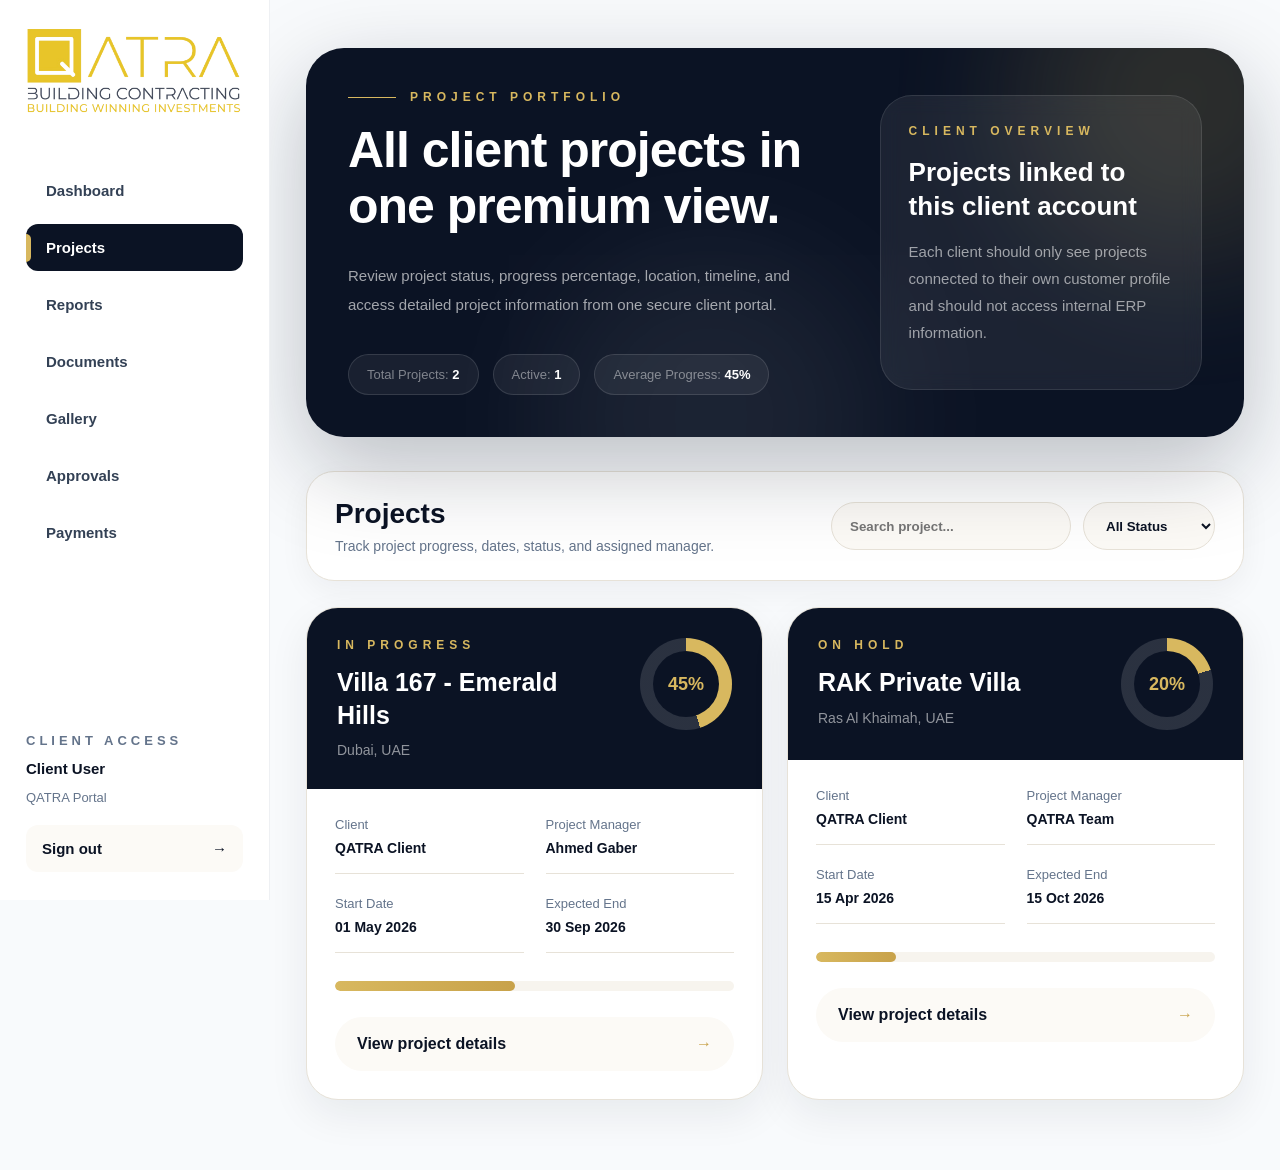
<file: projects.html>
<!DOCTYPE html>
<html lang="en">
<head>
  <meta charset="UTF-8" />
  <meta name="viewport" content="width=device-width, initial-scale=1.0" />
  <title>QATRA Client Portal - Projects</title>
  <link rel="stylesheet" href="styles.css" />
</head>

<body>
  <aside class="sidebar">
    <div class="logo-box">
      <img src="qatra-logo.png" alt="QATRA Logo" />
    </div>

    <nav class="nav-menu">
      <a href="index.html" class="nav-link">Dashboard</a>
      <a href="projects.html" class="nav-link active">Projects</a>
      <a href="reports.html" class="nav-link">Reports</a>
      <a href="documents.html" class="nav-link">Documents</a>
      <a href="gallery.html" class="nav-link">Gallery</a>
      <a href="approvals.html" class="nav-link">Approvals</a>
      <a href="payments.html" class="nav-link">Payments</a>
    </nav>

    <div class="sidebar-bottom">
      <p class="small-label">Client Access</p>
      <h4>Client User</h4>
      <p>QATRA Portal</p>

      <button class="sign-out-btn">
        <span>Sign out</span>
        <span>→</span>
      </button>
    </div>
  </aside>

  <main class="main-content">
    <section class="hero compact-hero">
      <div class="hero-glow hero-glow-one"></div>
      <div class="hero-glow hero-glow-two"></div>

      <div class="hero-grid">
        <div>
          <div class="section-kicker light">
            <span></span>
            <p>Project Portfolio</p>
          </div>

          <h1>All client projects in one premium view.</h1>

          <p class="hero-text">
            Review project status, progress percentage, location, timeline,
            and access detailed project information from one secure client portal.
          </p>

          <div class="pill-row">
            <div class="info-pill">
              <span>Total Projects:</span>
              <strong>2</strong>
            </div>

            <div class="info-pill">
              <span>Active:</span>
              <strong>1</strong>
            </div>

            <div class="info-pill">
              <span>Average Progress:</span>
              <strong>45%</strong>
            </div>
          </div>
        </div>

        <div class="progress-panel">
          <p class="gold-label">Client Overview</p>
          <h3>Projects linked to this client account</h3>
          <p class="panel-text">
            Each client should only see projects connected to their own
            customer profile and should not access internal ERP information.
          </p>
        </div>
      </div>
    </section>

    <section class="page-toolbar">
      <div>
        <h2>Projects</h2>
        <p>Track project progress, dates, status, and assigned manager.</p>
      </div>

      <div class="toolbar-actions">
        <input type="text" placeholder="Search project..." />
        <select>
          <option>All Status</option>
          <option>In Progress</option>
          <option>On Hold</option>
          <option>Completed</option>
        </select>
      </div>
    </section>

    <section class="projects-grid">
      <article class="project-card">
        <div class="project-card-top">
          <div>
            <p class="gold-label">In Progress</p>
            <h3>Villa 167 - Emerald Hills</h3>
            <span>Dubai, UAE</span>
          </div>

          <div class="mini-progress" style="--progress: 45">
            <strong>45%</strong>
          </div>
        </div>

        <div class="project-card-body">
          <div class="project-info-grid">
            <div>
              <span>Client</span>
              <strong>QATRA Client</strong>
            </div>

            <div>
              <span>Project Manager</span>
              <strong>Ahmed Gaber</strong>
            </div>

            <div>
              <span>Start Date</span>
              <strong>01 May 2026</strong>
            </div>

            <div>
              <span>Expected End</span>
              <strong>30 Sep 2026</strong>
            </div>
          </div>

          <div class="progress-line">
            <div style="width: 45%;"></div>
          </div>

          <a href="project-details.html" class="project-link">
            View project details
            <span>→</span>
          </a>
        </div>
      </article>

      <article class="project-card">
        <div class="project-card-top">
          <div>
            <p class="gold-label">On Hold</p>
            <h3>RAK Private Villa</h3>
            <span>Ras Al Khaimah, UAE</span>
          </div>

          <div class="mini-progress" style="--progress: 20">
            <strong>20%</strong>
          </div>
        </div>

        <div class="project-card-body">
          <div class="project-info-grid">
            <div>
              <span>Client</span>
              <strong>QATRA Client</strong>
            </div>

            <div>
              <span>Project Manager</span>
              <strong>QATRA Team</strong>
            </div>

            <div>
              <span>Start Date</span>
              <strong>15 Apr 2026</strong>
            </div>

            <div>
              <span>Expected End</span>
              <strong>15 Oct 2026</strong>
            </div>
          </div>

          <div class="progress-line">
            <div style="width: 20%;"></div>
          </div>

          <a href="project-details.html" class="project-link">
            View project details
            <span>→</span>
          </a>
        </div>
      </article>
    </section>
  </main>

  <script src="script.js"></script>
</body>
</html>
</file>
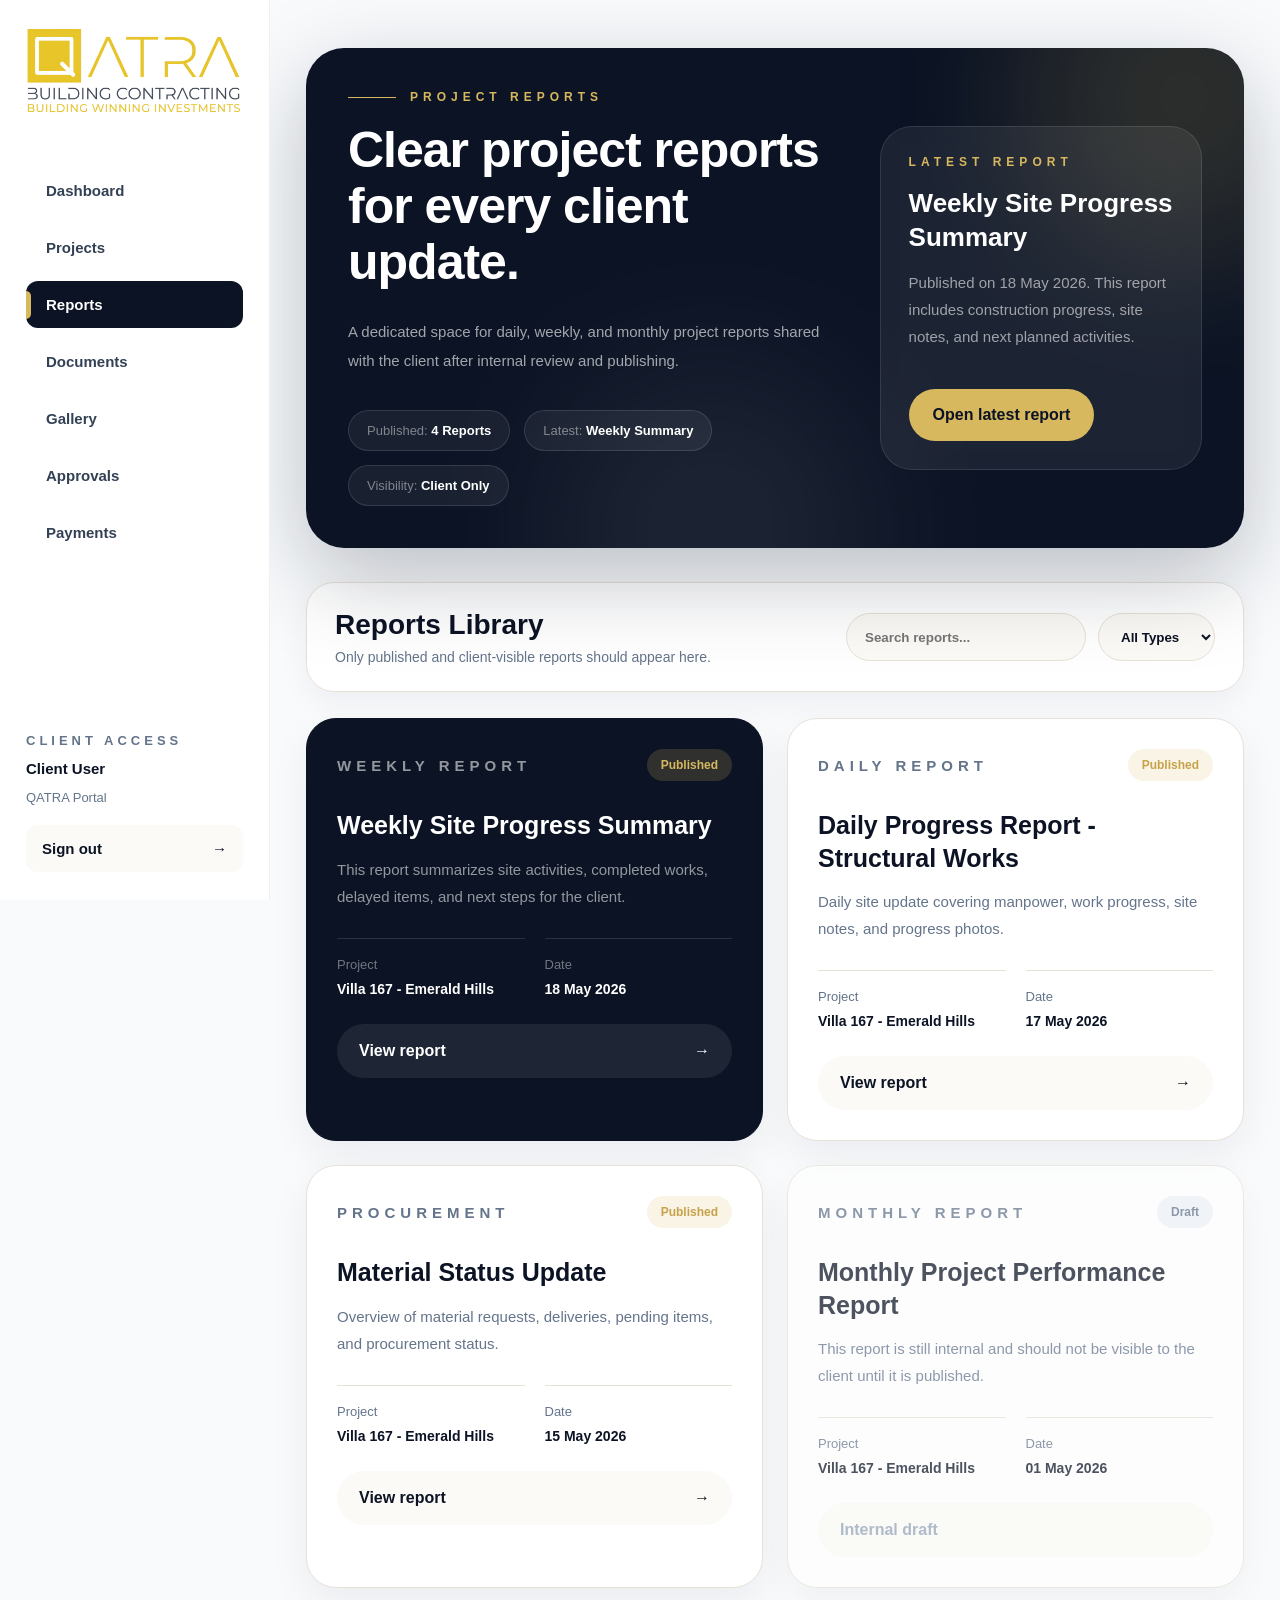
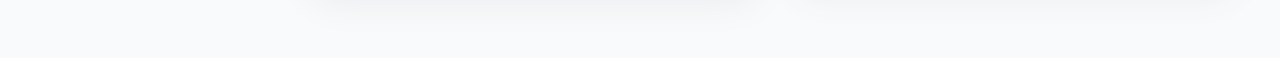
<file: reports.html>
<!DOCTYPE html>
<html lang="en">
<head>
  <meta charset="UTF-8" />
  <meta name="viewport" content="width=device-width, initial-scale=1.0" />
  <title>QATRA Client Portal - Reports</title>
  <link rel="stylesheet" href="styles.css" />
</head>

<body>
  <aside class="sidebar">
    <div class="logo-box">
      <img src="qatra-logo.png" alt="QATRA Logo" />
    </div>

    <nav class="nav-menu">
      <a href="index.html" class="nav-link">Dashboard</a>
      <a href="projects.html" class="nav-link">Projects</a>
      <a href="reports.html" class="nav-link active">Reports</a>
      <a href="documents.html" class="nav-link">Documents</a>
      <a href="gallery.html" class="nav-link">Gallery</a>
      <a href="approvals.html" class="nav-link">Approvals</a>
      <a href="payments.html" class="nav-link">Payments</a>
    </nav>

    <div class="sidebar-bottom">
      <p class="small-label">Client Access</p>
      <h4>Client User</h4>
      <p>QATRA Portal</p>

      <button class="sign-out-btn">
        <span>Sign out</span>
        <span>→</span>
      </button>
    </div>
  </aside>

  <main class="main-content">
    <section class="hero compact-hero">
      <div class="hero-glow hero-glow-one"></div>
      <div class="hero-glow hero-glow-two"></div>

      <div class="hero-grid">
        <div>
          <div class="section-kicker light">
            <span></span>
            <p>Project Reports</p>
          </div>

          <h1>Clear project reports for every client update.</h1>

          <p class="hero-text">
            A dedicated space for daily, weekly, and monthly project reports
            shared with the client after internal review and publishing.
          </p>

          <div class="pill-row">
            <div class="info-pill">
              <span>Published:</span>
              <strong>4 Reports</strong>
            </div>

            <div class="info-pill">
              <span>Latest:</span>
              <strong>Weekly Summary</strong>
            </div>

            <div class="info-pill">
              <span>Visibility:</span>
              <strong>Client Only</strong>
            </div>
          </div>
        </div>

        <div class="progress-panel">
          <p class="gold-label">Latest Report</p>
          <h3>Weekly Site Progress Summary</h3>
          <p class="panel-text">
            Published on 18 May 2026. This report includes construction
            progress, site notes, and next planned activities.
          </p>

          <a href="#" class="panel-button">Open latest report</a>
        </div>
      </div>
    </section>

    <section class="page-toolbar">
      <div>
        <h2>Reports Library</h2>
        <p>Only published and client-visible reports should appear here.</p>
      </div>

      <div class="toolbar-actions">
        <input type="text" placeholder="Search reports..." />
        <select>
          <option>All Types</option>
          <option>Daily</option>
          <option>Weekly</option>
          <option>Monthly</option>
        </select>
      </div>
    </section>

    <section class="reports-grid">
      <article class="report-card featured">
        <div class="report-card-top">
          <p class="gold-label">Weekly Report</p>
          <span class="status-badge">Published</span>
        </div>

        <h3>Weekly Site Progress Summary</h3>

        <p>
          This report summarizes site activities, completed works, delayed items,
          and next steps for the client.
        </p>

        <div class="report-meta">
          <div>
            <span>Project</span>
            <strong>Villa 167 - Emerald Hills</strong>
          </div>

          <div>
            <span>Date</span>
            <strong>18 May 2026</strong>
          </div>
        </div>

        <a href="#" class="report-link">View report <span>→</span></a>
      </article>

      <article class="report-card">
        <div class="report-card-top">
          <p class="gold-label">Daily Report</p>
          <span class="status-badge">Published</span>
        </div>

        <h3>Daily Progress Report - Structural Works</h3>

        <p>
          Daily site update covering manpower, work progress, site notes,
          and progress photos.
        </p>

        <div class="report-meta">
          <div>
            <span>Project</span>
            <strong>Villa 167 - Emerald Hills</strong>
          </div>

          <div>
            <span>Date</span>
            <strong>17 May 2026</strong>
          </div>
        </div>

        <a href="#" class="report-link">View report <span>→</span></a>
      </article>

      <article class="report-card">
        <div class="report-card-top">
          <p class="gold-label">Procurement</p>
          <span class="status-badge">Published</span>
        </div>

        <h3>Material Status Update</h3>

        <p>
          Overview of material requests, deliveries, pending items,
          and procurement status.
        </p>

        <div class="report-meta">
          <div>
            <span>Project</span>
            <strong>Villa 167 - Emerald Hills</strong>
          </div>

          <div>
            <span>Date</span>
            <strong>15 May 2026</strong>
          </div>
        </div>

        <a href="#" class="report-link">View report <span>→</span></a>
      </article>

      <article class="report-card draft">
        <div class="report-card-top">
          <p class="gold-label">Monthly Report</p>
          <span class="status-badge muted-badge">Draft</span>
        </div>

        <h3>Monthly Project Performance Report</h3>

        <p>
          This report is still internal and should not be visible to the client
          until it is published.
        </p>

        <div class="report-meta">
          <div>
            <span>Project</span>
            <strong>Villa 167 - Emerald Hills</strong>
          </div>

          <div>
            <span>Date</span>
            <strong>01 May 2026</strong>
          </div>
        </div>

        <a href="#" class="report-link disabled">Internal draft</a>
      </article>
    </section>
  </main>

  <script src="script.js"></script>
</body>
</html>
</file>
<file: styles.css>
:root {
  --navy: #0b1324;
  --gold: #d8b85f;
  --gold-dark: #c8a24a;
  --cream: #f7f4ee;
  --soft: #fcfaf6;
  --border: #e7e2d8;
  --text: #0b1324;
  --muted: #64748b;
  --white: #ffffff;
}

* {
  box-sizing: border-box;
}

body {
  margin: 0;
  background: #f8fafc;
  color: var(--text);
  font-family: Arial, Helvetica, sans-serif;
}

a {
  text-decoration: none;
  color: inherit;
}

.sidebar {
  position: fixed;
  left: 0;
  top: 0;
  width: 270px;
  height: 100vh;
  background: var(--white);
  border-right: 1px solid #eef0f3;
  padding: 28px 26px;
  display: flex;
  flex-direction: column;
  z-index: 10;
}

.logo-box img {
  width: 215px;
  height: auto;
  display: block;
}

.nav-menu {
  margin-top: 52px;
  display: flex;
  flex-direction: column;
  gap: 10px;
}

.nav-link {
  position: relative;
  padding: 15px 20px;
  border-radius: 12px;
  font-size: 15px;
  font-weight: 700;
  color: #334155;
  transition: 0.25s ease;
}

.nav-link:hover {
  background: var(--cream);
  color: var(--navy);
}

.nav-link.active {
  background: var(--navy);
  color: var(--white);
}

.nav-link.active::before {
  content: "";
  position: absolute;
  left: 0;
  top: 50%;
  width: 5px;
  height: 28px;
  transform: translateY(-50%);
  border-radius: 0 10px 10px 0;
  background: var(--gold);
}

.sidebar-bottom {
  margin-top: auto;
}

.small-label {
  margin: 0;
  color: var(--gold-dark);
  text-transform: uppercase;
  letter-spacing: 4px;
  font-size: 11px;
  font-weight: 800;
}

.sidebar-bottom h4 {
  margin: 12px 0 4px;
  font-size: 15px;
}

.sidebar-bottom p {
  color: #64748b;
  font-size: 13px;
}

.sign-out-btn {
  margin-top: 20px;
  width: 100%;
  border: 0;
  border-radius: 12px;
  padding: 15px 16px;
  background: var(--soft);
  color: var(--navy);
  font-size: 15px;
  font-weight: 800;
  display: flex;
  justify-content: space-between;
  cursor: pointer;
}

.main-content {
  margin-left: 270px;
  padding: 48px 36px 70px;
}

.hero {
  position: relative;
  overflow: hidden;
  border-radius: 38px;
  background: var(--navy);
  color: white;
  padding: 44px;
  box-shadow: 0 30px 90px rgba(11, 19, 36, 0.26);
}

.hero-glow {
  position: absolute;
  border-radius: 999px;
  filter: blur(70px);
  opacity: 0.7;
}

.hero-glow-one {
  right: -110px;
  top: -120px;
  width: 340px;
  height: 340px;
  background: rgba(216, 184, 95, 0.23);
}

.hero-glow-two {
  left: 25%;
  bottom: -150px;
  width: 340px;
  height: 340px;
  background: rgba(255, 255, 255, 0.1);
}

.hero-grid {
  position: relative;
  z-index: 1;
  display: grid;
  grid-template-columns: 1.2fr 0.8fr;
  gap: 48px;
  align-items: center;
}

.section-kicker {
  display: flex;
  align-items: center;
  gap: 14px;
  margin-bottom: 18px;
}

.section-kicker span {
  display: block;
  width: 48px;
  height: 1px;
  background: var(--gold);
}

.section-kicker p {
  margin: 0;
  color: var(--gold-dark);
  font-size: 12px;
  font-weight: 800;
  letter-spacing: 5px;
  text-transform: uppercase;
}

.section-kicker.light p {
  color: var(--gold);
}

.hero h1 {
  margin: 0;
  max-width: 760px;
  font-size: 50px;
  line-height: 1.12;
  letter-spacing: -1px;
}

.hero-text {
  margin-top: 28px;
  max-width: 700px;
  color: rgba(255, 255, 255, 0.62);
  font-size: 15px;
  line-height: 1.9;
}

.pill-row {
  margin-top: 35px;
  display: flex;
  flex-wrap: wrap;
  gap: 14px;
}

.info-pill {
  border: 1px solid rgba(255, 255, 255, 0.12);
  background: rgba(255, 255, 255, 0.06);
  border-radius: 999px;
  padding: 12px 18px;
  font-size: 13px;
}

.info-pill span {
  color: rgba(255, 255, 255, 0.45);
}

.info-pill strong {
  color: white;
}

.hero-actions {
  margin-top: 38px;
  display: flex;
  gap: 16px;
}

.btn-primary,
.btn-secondary {
  border-radius: 999px;
  padding: 16px 28px;
  font-size: 15px;
  font-weight: 800;
  display: inline-flex;
  align-items: center;
  justify-content: center;
}

.btn-primary {
  background: var(--gold);
  color: var(--navy);
}

.btn-secondary {
  border: 1px solid rgba(255, 255, 255, 0.14);
  color: rgba(255, 255, 255, 0.82);
}

.progress-panel {
  border: 1px solid rgba(255, 255, 255, 0.1);
  background: rgba(255, 255, 255, 0.07);
  border-radius: 32px;
  padding: 28px;
  backdrop-filter: blur(10px);
}

.progress-top {
  display: flex;
  justify-content: space-between;
  gap: 24px;
  align-items: center;
}

.muted {
  margin: 0;
  color: rgba(255, 255, 255, 0.48);
  font-size: 14px;
  line-height: 1.7;
}

.progress-panel h2 {
  margin: 8px 0 16px;
  font-size: 34px;
}

.circle-progress {
  --value: calc(var(--progress) * 3.6deg);
  width: 132px;
  height: 132px;
  border-radius: 50%;
  display: grid;
  place-items: center;
  background: conic-gradient(var(--gold) var(--value), rgba(255, 255, 255, 0.13) 0deg);
}

.circle-progress div {
  width: 92px;
  height: 92px;
  border-radius: 50%;
  background: var(--navy);
  display: grid;
  place-items: center;
}

.circle-progress strong {
  color: var(--gold);
  font-size: 25px;
}

.milestone-card {
  margin-top: 28px;
  border-radius: 26px;
  background: rgba(255, 255, 255, 0.06);
  padding: 24px;
}

.gold-label {
  margin: 0;
  color: var(--gold);
  font-size: 12px;
  letter-spacing: 5px;
  font-weight: 800;
  text-transform: uppercase;
}

.milestone-card h3 {
  margin: 16px 0 10px;
  font-size: 22px;
}

.milestone-card p:last-child {
  color: rgba(255, 255, 255, 0.52);
  line-height: 1.7;
}

.summary-grid {
  margin-top: 34px;
  display: grid;
  grid-template-columns: repeat(3, 1fr);
  gap: 22px;
}

.summary-card {
  position: relative;
  border: 1px solid var(--border);
  background: var(--white);
  border-radius: 28px;
  padding: 30px;
  box-shadow: 0 10px 30px rgba(15, 23, 42, 0.06);
  min-height: 160px;
  transition: 0.25s ease;
}

.summary-card:hover {
  transform: translateY(-5px);
  border-color: rgba(216, 184, 95, 0.75);
}

.summary-card.dark {
  background: var(--navy);
  color: white;
  border-color: var(--navy);
}

.summary-card p {
  margin: 0;
  color: #64748b;
  font-size: 14px;
  font-weight: 700;
}

.summary-card.dark p {
  color: rgba(255, 255, 255, 0.5);
}

.summary-card h2 {
  margin: 28px 0 10px;
  font-size: 38px;
}

.summary-card.dark h2 {
  color: var(--gold);
}

.summary-card span {
  color: #64748b;
  font-size: 15px;
}

.summary-card.dark span {
  color: rgba(255, 255, 255, 0.55);
}

.summary-card b {
  position: absolute;
  right: 28px;
  bottom: 28px;
  color: var(--gold-dark);
}

.content-grid {
  margin-top: 34px;
  display: grid;
  grid-template-columns: 1.3fr 0.7fr;
  gap: 24px;
}

.white-card {
  background: white;
  border: 1px solid var(--border);
  border-radius: 30px;
  padding: 28px;
  box-shadow: 0 10px 30px rgba(15, 23, 42, 0.05);
}

.beige {
  background: var(--soft);
}

.section-title {
  margin: 0;
  font-size: 26px;
  letter-spacing: -0.3px;
}

.journey-grid {
  margin-top: 34px;
  display: grid;
  grid-template-columns: repeat(5, 1fr);
  gap: 18px;
}

.journey-step {
  border: 1px solid var(--border);
  background: var(--soft);
  border-radius: 22px;
  padding: 22px;
}

.journey-step.active {
  background: var(--navy);
  border-color: var(--gold);
  color: white;
}

.journey-step p {
  margin: 0;
  color: var(--gold-dark);
  font-size: 12px;
  font-weight: 800;
}

.journey-step h4 {
  margin: 22px 0 10px;
  font-size: 16px;
}

.journey-step span {
  color: #64748b;
}

.journey-step.active span {
  color: rgba(255, 255, 255, 0.55);
}

.snapshot-list {
  margin-top: 30px;
}

.snapshot-list div {
  display: flex;
  justify-content: space-between;
  gap: 16px;
  padding: 18px 0;
  border-bottom: 1px solid var(--border);
}

.snapshot-list div:last-child {
  border-bottom: 0;
}

.snapshot-list span {
  color: #64748b;
  font-size: 14px;
}

.snapshot-list strong {
  color: var(--navy);
  font-size: 14px;
}

@media (max-width: 1200px) {
  .hero-grid,
  .content-grid {
    grid-template-columns: 1fr;
  }

  .journey-grid {
    grid-template-columns: repeat(2, 1fr);
  }

  .summary-grid {
    grid-template-columns: 1fr;
  }
}

@media (max-width: 800px) {
  .sidebar {
    position: static;
    width: 100%;
    height: auto;
  }

  .main-content {
    margin-left: 0;
    padding: 24px;
  }

  .hero {
    padding: 28px;
  }

  .hero h1 {
    font-size: 34px;
  }

  .progress-top {
    flex-direction: column;
    align-items: flex-start;
  }

  .journey-grid {
    grid-template-columns: 1fr;
  }
}
.compact-hero {
  padding: 42px;
}

.panel-text {
  color: rgba(255, 255, 255, 0.58);
  line-height: 1.8;
  font-size: 15px;
}

.progress-panel h3 {
  margin: 18px 0 12px;
  font-size: 26px;
  line-height: 1.3;
}

.page-toolbar {
  margin-top: 34px;
  display: flex;
  justify-content: space-between;
  gap: 24px;
  align-items: center;
  background: white;
  border: 1px solid var(--border);
  border-radius: 28px;
  padding: 26px 28px;
  box-shadow: 0 10px 30px rgba(15, 23, 42, 0.05);
}

.page-toolbar h2 {
  margin: 0;
  font-size: 28px;
}

.page-toolbar p {
  margin: 8px 0 0;
  color: var(--muted);
  font-size: 14px;
}

.toolbar-actions {
  display: flex;
  gap: 12px;
}

.toolbar-actions input,
.toolbar-actions select {
  height: 48px;
  border: 1px solid var(--border);
  border-radius: 999px;
  padding: 0 18px;
  background: var(--soft);
  color: var(--navy);
  font-weight: 700;
  outline: none;
}

.toolbar-actions input {
  min-width: 240px;
}

.projects-grid {
  margin-top: 26px;
  display: grid;
  grid-template-columns: repeat(2, 1fr);
  gap: 24px;
}

.project-card {
  overflow: hidden;
  border-radius: 32px;
  background: white;
  border: 1px solid var(--border);
  box-shadow: 0 15px 40px rgba(15, 23, 42, 0.07);
  transition: 0.25s ease;
}

.project-card:hover {
  transform: translateY(-6px);
  border-color: rgba(216, 184, 95, 0.75);
}

.project-card-top {
  background: var(--navy);
  color: white;
  padding: 30px;
  display: flex;
  justify-content: space-between;
  gap: 24px;
  align-items: flex-start;
}

.project-card-top h3 {
  margin: 14px 0 10px;
  font-size: 25px;
  line-height: 1.3;
}

.project-card-top span {
  color: rgba(255, 255, 255, 0.55);
  font-size: 14px;
}

.mini-progress {
  --value: calc(var(--progress) * 3.6deg);
  width: 92px;
  height: 92px;
  border-radius: 50%;
  flex: 0 0 auto;
  display: grid;
  place-items: center;
  background: conic-gradient(var(--gold) var(--value), rgba(255, 255, 255, 0.13) 0deg);
}

.mini-progress strong {
  width: 66px;
  height: 66px;
  border-radius: 50%;
  background: var(--navy);
  display: grid;
  place-items: center;
  color: var(--gold);
  font-size: 18px;
}

.project-card-body {
  padding: 28px;
}

.project-info-grid {
  display: grid;
  grid-template-columns: repeat(2, 1fr);
  gap: 22px;
}

.project-info-grid div {
  border-bottom: 1px solid var(--border);
  padding-bottom: 16px;
}

.project-info-grid span {
  display: block;
  color: var(--muted);
  font-size: 13px;
  margin-bottom: 7px;
}

.project-info-grid strong {
  font-size: 14px;
  color: var(--navy);
}

.progress-line {
  margin-top: 28px;
  height: 10px;
  border-radius: 999px;
  overflow: hidden;
  background: var(--cream);
}

.progress-line div {
  height: 100%;
  border-radius: 999px;
  background: linear-gradient(90deg, var(--gold), var(--gold-dark));
}

.project-link {
  margin-top: 26px;
  height: 54px;
  border-radius: 999px;
  background: var(--soft);
  color: var(--navy);
  font-weight: 800;
  display: flex;
  justify-content: space-between;
  align-items: center;
  padding: 0 22px;
  transition: 0.25s ease;
}

.project-link:hover {
  background: var(--navy);
  color: white;
}

.project-link span {
  color: var(--gold-dark);
}

@media (max-width: 1000px) {
  .page-toolbar {
    flex-direction: column;
    align-items: flex-start;
  }

  .toolbar-actions {
    width: 100%;
    flex-direction: column;
  }

  .toolbar-actions input,
  .toolbar-actions select {
    width: 100%;
  }

  .projects-grid {
    grid-template-columns: 1fr;
  }
}
.back-link {
  display: inline-flex;
  align-items: center;
  margin-bottom: 22px;
  color: var(--navy);
  font-size: 14px;
  font-weight: 800;
}

.detail-stats-grid {
  margin-top: 34px;
  display: grid;
  grid-template-columns: repeat(4, 1fr);
  gap: 18px;
}

.detail-stat-card {
  background: white;
  border: 1px solid var(--border);
  border-radius: 24px;
  padding: 24px;
  box-shadow: 0 10px 30px rgba(15, 23, 42, 0.05);
}

.detail-stat-card.dark {
  background: var(--navy);
  border-color: var(--navy);
  color: white;
}

.detail-stat-card span {
  display: block;
  color: var(--muted);
  font-size: 13px;
  margin-bottom: 12px;
}

.detail-stat-card.dark span {
  color: rgba(255, 255, 255, 0.55);
}

.detail-stat-card strong {
  font-size: 18px;
  color: var(--navy);
}

.detail-stat-card.dark strong {
  color: var(--gold);
}

.quick-access-grid {
  margin-top: 34px;
  display: grid;
  grid-template-columns: repeat(4, 1fr);
  gap: 22px;
}

.quick-access-card {
  min-height: 210px;
  border-radius: 28px;
  background: white;
  border: 1px solid var(--border);
  padding: 28px;
  box-shadow: 0 10px 30px rgba(15, 23, 42, 0.05);
  transition: 0.25s ease;
}

.quick-access-card:hover {
  transform: translateY(-6px);
  border-color: rgba(216, 184, 95, 0.75);
}

.quick-access-card.dark {
  background: var(--navy);
  color: white;
  border-color: var(--navy);
}

.quick-access-card p {
  margin: 0 0 36px;
  color: var(--gold-dark);
  font-size: 12px;
  font-weight: 800;
  letter-spacing: 4px;
  text-transform: uppercase;
}

.quick-access-card h3 {
  margin: 0 0 14px;
  font-size: 22px;
}

.quick-access-card span {
  color: var(--muted);
  line-height: 1.7;
  font-size: 14px;
}

.quick-access-card.dark span {
  color: rgba(255, 255, 255, 0.58);
}

@media (max-width: 1200px) {
  .detail-stats-grid,
  .quick-access-grid {
    grid-template-columns: repeat(2, 1fr);
  }
}

@media (max-width: 700px) {
  .detail-stats-grid,
  .quick-access-grid {
    grid-template-columns: 1fr;
  }
}
.panel-button {
  margin-top: 24px;
  height: 52px;
  border-radius: 999px;
  background: var(--gold);
  color: var(--navy);
  font-weight: 800;
  display: inline-flex;
  align-items: center;
  justify-content: center;
  padding: 0 24px;
}

.reports-grid {
  margin-top: 26px;
  display: grid;
  grid-template-columns: repeat(2, 1fr);
  gap: 24px;
}

.report-card {
  background: white;
  border: 1px solid var(--border);
  border-radius: 30px;
  padding: 30px;
  box-shadow: 0 15px 40px rgba(15, 23, 42, 0.06);
  transition: 0.25s ease;
}

.report-card:hover {
  transform: translateY(-6px);
  border-color: rgba(216, 184, 95, 0.75);
}

.report-card.featured {
  background: var(--navy);
  color: white;
  border-color: var(--navy);
}

.report-card.draft {
  opacity: 0.72;
}

.report-card-top {
  display: flex;
  justify-content: space-between;
  gap: 18px;
  align-items: center;
}

.status-badge {
  border-radius: 999px;
  padding: 9px 14px;
  background: rgba(216, 184, 95, 0.16);
  color: var(--gold-dark);
  font-size: 12px;
  font-weight: 800;
}

.report-card.featured .status-badge {
  background: rgba(216, 184, 95, 0.18);
  color: var(--gold);
}

.muted-badge {
  background: #eef2f7;
  color: #64748b;
}

.report-card h3 {
  margin: 28px 0 14px;
  font-size: 25px;
  line-height: 1.3;
}

.report-card p {
  margin: 0;
  color: var(--muted);
  line-height: 1.8;
  font-size: 15px;
}

.report-card.featured p {
  color: rgba(255, 255, 255, 0.56);
}

.report-meta {
  margin-top: 28px;
  display: grid;
  grid-template-columns: repeat(2, 1fr);
  gap: 20px;
}

.report-meta div {
  border-top: 1px solid var(--border);
  padding-top: 18px;
}

.report-card.featured .report-meta div {
  border-top-color: rgba(255, 255, 255, 0.12);
}

.report-meta span {
  display: block;
  color: var(--muted);
  font-size: 13px;
  margin-bottom: 8px;
}

.report-card.featured .report-meta span {
  color: rgba(255, 255, 255, 0.42);
}

.report-meta strong {
  color: var(--navy);
  font-size: 14px;
}

.report-card.featured .report-meta strong {
  color: white;
}

.report-link {
  margin-top: 26px;
  height: 54px;
  border-radius: 999px;
  background: var(--soft);
  color: var(--navy);
  font-weight: 800;
  display: flex;
  justify-content: space-between;
  align-items: center;
  padding: 0 22px;
  transition: 0.25s ease;
}

.report-card.featured .report-link {
  background: rgba(255, 255, 255, 0.08);
  color: white;
}

.report-link:hover {
  background: var(--gold);
  color: var(--navy);
}

.report-link.disabled {
  cursor: not-allowed;
  color: #94a3b8;
}

@media (max-width: 1000px) {
  .reports-grid {
    grid-template-columns: 1fr;
  }

  .report-meta {
    grid-template-columns: 1fr;
  }
}
.documents-grid {
  margin-top: 26px;
  display: grid;
  grid-template-columns: repeat(2, 1fr);
  gap: 24px;
}

.document-card {
  position: relative;
  overflow: hidden;
  background: white;
  border: 1px solid var(--border);
  border-radius: 30px;
  padding: 30px;
  display: grid;
  grid-template-columns: 82px 1fr;
  gap: 24px;
  box-shadow: 0 15px 40px rgba(15, 23, 42, 0.06);
  transition: 0.25s ease;
}

.document-card:hover {
  transform: translateY(-6px);
  border-color: rgba(216, 184, 95, 0.75);
}

.featured-document {
  background: var(--navy);
  color: white;
  border-color: var(--navy);
}

.document-icon {
  width: 82px;
  height: 82px;
  border-radius: 24px;
  background: var(--soft);
  color: var(--gold-dark);
  display: grid;
  place-items: center;
  font-size: 16px;
  font-weight: 900;
  letter-spacing: 1px;
}

.featured-document .document-icon {
  background: rgba(255, 255, 255, 0.08);
  color: var(--gold);
}

.document-top {
  display: flex;
  justify-content: space-between;
  gap: 18px;
  align-items: center;
}

.document-content h3 {
  margin: 26px 0 14px;
  font-size: 24px;
  line-height: 1.3;
}

.document-content p {
  margin: 0;
  color: var(--muted);
  line-height: 1.8;
  font-size: 15px;
}

.featured-document .document-content p {
  color: rgba(255, 255, 255, 0.56);
}

.document-meta {
  margin-top: 26px;
  display: grid;
  grid-template-columns: repeat(2, 1fr);
  gap: 20px;
}

.document-meta div {
  border-top: 1px solid var(--border);
  padding-top: 16px;
}

.featured-document .document-meta div {
  border-top-color: rgba(255, 255, 255, 0.12);
}

.document-meta span {
  display: block;
  color: var(--muted);
  font-size: 13px;
  margin-bottom: 8px;
}

.featured-document .document-meta span {
  color: rgba(255, 255, 255, 0.42);
}

.document-meta strong {
  color: var(--navy);
  font-size: 14px;
}

.featured-document .document-meta strong {
  color: white;
}

.document-link {
  margin-top: 26px;
  height: 54px;
  border-radius: 999px;
  background: var(--soft);
  color: var(--navy);
  font-weight: 800;
  display: flex;
  justify-content: space-between;
  align-items: center;
  padding: 0 22px;
  transition: 0.25s ease;
}

.featured-document .document-link {
  background: rgba(255, 255, 255, 0.08);
  color: white;
}

.document-link:hover {
  background: var(--gold);
  color: var(--navy);
}

@media (max-width: 1100px) {
  .documents-grid {
    grid-template-columns: 1fr;
  }
}

@media (max-width: 700px) {
  .document-card {
    grid-template-columns: 1fr;
  }

  .document-meta {
    grid-template-columns: 1fr;
  }

  .document-top {
    flex-direction: column;
    align-items: flex-start;
  }
}
.featured-photo-panel {
  border: 1px solid rgba(255, 255, 255, 0.1);
  background: rgba(255, 255, 255, 0.07);
  border-radius: 32px;
  padding: 20px;
  backdrop-filter: blur(10px);
}

.photo-placeholder {
  position: relative;
  overflow: hidden;
  border-radius: 26px;
  background:
    linear-gradient(135deg, rgba(216, 184, 95, 0.28), rgba(11, 19, 36, 0.86)),
    linear-gradient(45deg, #1e293b, #0b1324);
  display: flex;
  align-items: flex-end;
  padding: 22px;
  min-height: 240px;
}

.photo-placeholder::before {
  content: "";
  position: absolute;
  inset: 18px;
  border: 1px solid rgba(255, 255, 255, 0.16);
  border-radius: 22px;
}

.photo-placeholder::after {
  content: "";
  position: absolute;
  right: -80px;
  top: -80px;
  width: 190px;
  height: 190px;
  border-radius: 999px;
  background: rgba(216, 184, 95, 0.28);
  filter: blur(35px);
}

.photo-placeholder span {
  position: relative;
  z-index: 1;
  color: white;
  font-size: 18px;
  font-weight: 900;
}

.large-photo {
  min-height: 300px;
}

.featured-photo-info {
  padding: 22px 8px 8px;
}

.featured-photo-info h3 {
  margin: 14px 0 10px;
  color: white;
  font-size: 24px;
}

.featured-photo-info p:last-child {
  margin: 0;
  color: rgba(255, 255, 255, 0.55);
  line-height: 1.7;
}

.gallery-grid {
  margin-top: 26px;
  display: grid;
  grid-template-columns: repeat(2, 1fr);
  gap: 24px;
}

.gallery-card {
  overflow: hidden;
  background: white;
  border: 1px solid var(--border);
  border-radius: 30px;
  box-shadow: 0 15px 40px rgba(15, 23, 42, 0.06);
  transition: 0.25s ease;
}

.gallery-card:hover {
  transform: translateY(-6px);
  border-color: rgba(216, 184, 95, 0.75);
}

.featured-gallery-card {
  background: var(--navy);
  color: white;
  border-color: var(--navy);
}

.gallery-photo {
  border-radius: 0;
  min-height: 280px;
}

.gallery-card-content {
  padding: 28px;
}

.gallery-top {
  display: flex;
  justify-content: space-between;
  gap: 18px;
  align-items: center;
}

.gallery-card h3 {
  margin: 26px 0 14px;
  font-size: 24px;
  line-height: 1.3;
}

.gallery-card-content p {
  margin: 0;
  color: var(--muted);
  line-height: 1.8;
  font-size: 15px;
}

.featured-gallery-card .gallery-card-content p {
  color: rgba(255, 255, 255, 0.56);
}

.gallery-meta {
  margin-top: 26px;
  display: grid;
  grid-template-columns: repeat(2, 1fr);
  gap: 20px;
}

.gallery-meta div {
  border-top: 1px solid var(--border);
  padding-top: 16px;
}

.featured-gallery-card .gallery-meta div {
  border-top-color: rgba(255, 255, 255, 0.12);
}

.gallery-meta span {
  display: block;
  color: var(--muted);
  font-size: 13px;
  margin-bottom: 8px;
}

.featured-gallery-card .gallery-meta span {
  color: rgba(255, 255, 255, 0.42);
}

.gallery-meta strong {
  color: var(--navy);
  font-size: 14px;
}

.featured-gallery-card .gallery-meta strong {
  color: white;
}

@media (max-width: 1000px) {
  .gallery-grid {
    grid-template-columns: 1fr;
  }

  .gallery-meta {
    grid-template-columns: 1fr;
  }
}

@media (max-width: 700px) {
  .gallery-top {
    flex-direction: column;
    align-items: flex-start;
  }
}
.approvals-grid {
  margin-top: 26px;
  display: grid;
  grid-template-columns: repeat(2, 1fr);
  gap: 24px;
}

.approval-card {
  background: white;
  border: 1px solid var(--border);
  border-radius: 30px;
  padding: 30px;
  box-shadow: 0 15px 40px rgba(15, 23, 42, 0.06);
  transition: 0.25s ease;
}

.approval-card:hover {
  transform: translateY(-6px);
  border-color: rgba(216, 184, 95, 0.75);
}

.featured-approval {
  background: var(--navy);
  color: white;
  border-color: var(--navy);
}

.approval-card-top {
  display: flex;
  justify-content: space-between;
  gap: 22px;
  align-items: flex-start;
}

.approval-card h3 {
  margin: 18px 0 0;
  font-size: 25px;
  line-height: 1.3;
}

.approval-status {
  flex: 0 0 auto;
  border-radius: 999px;
  padding: 10px 15px;
  font-size: 12px;
  font-weight: 900;
}

.approval-status.pending {
  background: rgba(216, 184, 95, 0.18);
  color: var(--gold-dark);
}

.featured-approval .approval-status.pending {
  color: var(--gold);
}

.approval-status.approved {
  background: #ecfdf5;
  color: #047857;
}

.approval-description {
  margin: 26px 0 0;
  color: var(--muted);
  line-height: 1.8;
  font-size: 15px;
}

.featured-approval .approval-description {
  color: rgba(255, 255, 255, 0.56);
}

.approval-info-grid {
  margin-top: 28px;
  display: grid;
  grid-template-columns: repeat(2, 1fr);
  gap: 20px;
}

.approval-info-grid div {
  border-top: 1px solid var(--border);
  padding-top: 16px;
}

.featured-approval .approval-info-grid div {
  border-top-color: rgba(255, 255, 255, 0.12);
}

.approval-info-grid span {
  display: block;
  color: var(--muted);
  font-size: 13px;
  margin-bottom: 8px;
}

.featured-approval .approval-info-grid span {
  color: rgba(255, 255, 255, 0.42);
}

.approval-info-grid strong {
  color: var(--navy);
  font-size: 14px;
}

.featured-approval .approval-info-grid strong {
  color: white;
}

.approval-comment-box {
  margin-top: 28px;
}

.approval-comment-box label {
  display: block;
  margin-bottom: 10px;
  color: var(--muted);
  font-size: 13px;
  font-weight: 800;
}

.featured-approval .approval-comment-box label {
  color: rgba(255, 255, 255, 0.55);
}

.approval-comment-box textarea {
  width: 100%;
  min-height: 110px;
  resize: vertical;
  border: 1px solid var(--border);
  border-radius: 22px;
  padding: 16px;
  outline: none;
  background: var(--soft);
  color: var(--navy);
  font-family: Arial, Helvetica, sans-serif;
  font-size: 14px;
}

.featured-approval .approval-comment-box textarea {
  background: rgba(255, 255, 255, 0.07);
  border-color: rgba(255, 255, 255, 0.12);
  color: white;
}

.approval-actions {
  margin-top: 22px;
  display: flex;
  gap: 12px;
}

.approval-action-btn {
  flex: 1;
  height: 52px;
  border: 0;
  border-radius: 999px;
  font-size: 15px;
  font-weight: 900;
  cursor: pointer;
  transition: 0.25s ease;
}

.approve-btn {
  background: var(--gold);
  color: var(--navy);
}

.reject-btn {
  background: var(--soft);
  color: var(--navy);
}

.featured-approval .reject-btn {
  background: rgba(255, 255, 255, 0.08);
  color: white;
}

.approval-action-btn:hover {
  transform: translateY(-2px);
}

.approved-card {
  opacity: 0.92;
}

.approval-history {
  margin-top: 28px;
  border-radius: 22px;
  background: var(--soft);
  padding: 20px;
}

.approval-history span {
  display: block;
  color: var(--muted);
  font-size: 13px;
  margin-bottom: 8px;
}

.approval-history strong {
  font-size: 14px;
  color: var(--navy);
}

@media (max-width: 1000px) {
  .approvals-grid {
    grid-template-columns: 1fr;
  }

  .approval-info-grid {
    grid-template-columns: 1fr;
  }
}

@media (max-width: 700px) {
  .approval-card-top {
    flex-direction: column;
  }

  .approval-actions {
    flex-direction: column;
  }
}
.qatra-login-body {
  margin: 0;
  background: #0b1324;
  font-family: Arial, Helvetica, sans-serif;
}

.qatra-login-page {
  min-height: 100vh;
  display: grid;
  grid-template-columns: 1.15fr 0.85fr;
}

/* LEFT SIDE */
.qatra-login-left {
  position: relative;
  overflow: hidden;
  padding: 54px;
  background:
    radial-gradient(circle at 76% 18%, rgba(216, 184, 95, 0.18), transparent 28%),
    radial-gradient(circle at 22% 88%, rgba(255, 255, 255, 0.08), transparent 34%),
    linear-gradient(135deg, #0b1324 0%, #101a2d 55%, #1b2432 100%);
  color: white;
  display: flex;
  flex-direction: column;
}

.left-border {
  position: absolute;
  inset: 32px;
  border: 1px solid rgba(255, 255, 255, 0.08);
  border-radius: 42px;
  pointer-events: none;
}

/* ORIGINAL LOGO HOLDER */
.qatra-logo-holder {
  position: relative;
  z-index: 4;
  width: 270px;
  padding: 14px 18px;
  border-radius: 24px;
  background: rgba(11, 19, 36, 0.35);
  border: 1px solid rgba(216, 184, 95, 0.22);
  backdrop-filter: blur(12px);
  -webkit-backdrop-filter: blur(12px);
  box-shadow: 0 18px 45px rgba(0, 0, 0, 0.28);
}

.qatra-logo-holder img {
  width: 100%;
  display: block;
  object-fit: contain;
}

/* CODE-DRAWN BUILDING */
.building-art {
  position: absolute;
  right: 40px;
  bottom: 35px;
  width: 620px;
  height: 520px;
  z-index: 1;
  opacity: 0.96;
}

.building {
  position: absolute;
  bottom: 72px;
  border: 1px solid rgba(216, 184, 95, 0.42);
  background:
    linear-gradient(180deg, rgba(255, 255, 255, 0.08), rgba(255, 255, 255, 0.02)),
    rgba(255, 255, 255, 0.03);
  box-shadow:
    inset 0 0 40px rgba(216, 184, 95, 0.05),
    0 30px 70px rgba(0, 0, 0, 0.35);
}

.building-main {
  right: 130px;
  width: 170px;
  height: 340px;
  border-radius: 16px 16px 0 0;
}

.building-side {
  right: 310px;
  width: 135px;
  height: 260px;
  border-radius: 14px 14px 0 0;
}

.building-small {
  right: 40px;
  width: 105px;
  height: 210px;
  border-radius: 12px 12px 0 0;
}

.building span {
  position: absolute;
  width: 28px;
  height: 34px;
  border-radius: 6px;
  background: rgba(255, 255, 255, 0.12);
  border: 1px solid rgba(255, 255, 255, 0.08);
}

.building span:nth-child(1) {
  left: 28px;
  top: 42px;
  background: rgba(216, 184, 95, 0.68);
}

.building span:nth-child(2) {
  right: 28px;
  top: 42px;
}

.building span:nth-child(3) {
  left: 28px;
  top: 110px;
}

.building span:nth-child(4) {
  right: 28px;
  top: 110px;
  background: rgba(216, 184, 95, 0.58);
}

.building span:nth-child(5) {
  left: 28px;
  top: 178px;
}

.building span:nth-child(6) {
  right: 28px;
  top: 178px;
}

.building-main::after {
  content: "";
  position: absolute;
  left: 62px;
  bottom: 0;
  width: 48px;
  height: 82px;
  border-radius: 8px 8px 0 0;
  background: rgba(216, 184, 95, 0.22);
  border: 1px solid rgba(216, 184, 95, 0.42);
}

.roof-line {
  position: absolute;
  right: 112px;
  bottom: 412px;
  width: 210px;
  height: 150px;
  border-top: 2px solid rgba(216, 184, 95, 0.65);
  border-right: 2px solid rgba(216, 184, 95, 0.65);
  transform: skewY(-22deg);
  opacity: 0.9;
}

.gold-line {
  position: absolute;
  height: 1px;
  background: linear-gradient(90deg, transparent, rgba(216, 184, 95, 0.75), transparent);
  transform-origin: right center;
}

.line-one {
  right: 40px;
  bottom: 430px;
  width: 520px;
  transform: rotate(-34deg);
}

.line-two {
  right: 10px;
  bottom: 360px;
  width: 430px;
  transform: rotate(-24deg);
  opacity: 0.65;
}

.line-three {
  right: 150px;
  bottom: 490px;
  width: 360px;
  transform: rotate(90deg);
  opacity: 0.28;
}

.ground-line {
  position: absolute;
  right: 0;
  bottom: 70px;
  width: 570px;
  height: 2px;
  background: linear-gradient(90deg, transparent, rgba(216, 184, 95, 0.7), transparent);
}

/* TEXT LEFT */
.qatra-login-copy {
  position: relative;
  z-index: 3;
  margin-top: auto;
  max-width: 610px;
}

.login-kicker {
  margin: 0 0 22px;
  color: rgba(255, 255, 255, 0.72);
  text-transform: uppercase;
  letter-spacing: 8px;
  font-size: 13px;
  font-weight: 900;
}

.qatra-login-copy h1 {
  margin: 0;
  font-size: 58px;
  line-height: 1.08;
  letter-spacing: -1.3px;
  color: white;
}

.qatra-login-copy > p:not(.login-kicker) {
  margin: 26px 0 0;
  max-width: 570px;
  color: rgba(255, 255, 255, 0.66);
  font-size: 16px;
  line-height: 1.9;
}

.login-tags {
  margin-top: 32px;
  display: flex;
  flex-wrap: wrap;
  gap: 14px;
}

.login-tags span {
  border-radius: 999px;
  padding: 13px 18px;
  background: rgba(255, 255, 255, 0.07);
  border: 1px solid rgba(255, 255, 255, 0.12);
  color: rgba(255, 255, 255, 0.86);
  font-size: 14px;
  font-weight: 900;
}

/* RIGHT SIDE */
.qatra-login-right {
  display: grid;
  place-items: center;
  padding: 48px;
  background:
    radial-gradient(circle at 50% 40%, rgba(216, 184, 95, 0.1), transparent 34%),
    #fcfaf6;
}

.qatra-login-card {
  width: 100%;
  max-width: 500px;
  background: white;
  border: 1px solid #e7e2d8;
  border-radius: 34px;
  padding: 44px;
  box-shadow: 0 34px 90px rgba(15, 23, 42, 0.13);
}

.form-kicker {
  display: flex;
  align-items: center;
  gap: 14px;
  margin-bottom: 22px;
}

.form-kicker span {
  width: 48px;
  height: 1px;
  background: #d8b85f;
}

.form-kicker p {
  margin: 0;
  color: #c8a24a;
  font-size: 12px;
  font-weight: 900;
  text-transform: uppercase;
  letter-spacing: 5px;
}

.qatra-login-card h2 {
  margin: 0;
  color: #0b1324;
  font-size: 38px;
  letter-spacing: -0.5px;
}

.form-subtitle {
  margin: 14px 0 34px;
  color: #64748b;
  line-height: 1.7;
}

.qatra-login-card label {
  display: block;
  margin: 18px 0 10px;
  color: #0b1324;
  font-size: 13px;
  font-weight: 900;
}

.qatra-login-card input[type="email"],
.qatra-login-card input[type="password"] {
  width: 100%;
  height: 58px;
  border: 1px solid #e7e2d8;
  border-radius: 18px;
  background: #fcfaf6;
  padding: 0 18px;
  outline: none;
  color: #0b1324;
  font-size: 15px;
  font-weight: 700;
}

.qatra-login-card input:focus {
  border-color: #d8b85f;
  box-shadow: 0 0 0 4px rgba(216, 184, 95, 0.12);
}

.form-options {
  margin-top: 20px;
  display: flex;
  justify-content: space-between;
  gap: 18px;
  align-items: center;
}

.remember {
  margin: 0 !important;
  display: flex !important;
  align-items: center;
  gap: 9px;
  color: #64748b !important;
  font-size: 13px !important;
  font-weight: 800 !important;
}

.form-options a {
  color: #c8a24a;
  font-size: 13px;
  font-weight: 900;
}

.qatra-login-card button {
  margin-top: 30px;
  width: 100%;
  height: 60px;
  border: 0;
  border-radius: 999px;
  background: #0b1324;
  color: white;
  font-size: 16px;
  font-weight: 900;
  cursor: pointer;
  transition: 0.25s ease;
}

.qatra-login-card button:hover {
  background: #d8b85f;
  color: #0b1324;
  transform: translateY(-2px);
}

.demo-note {
  margin: 18px 0 0;
  color: #64748b;
  font-size: 13px;
  text-align: center;
}

/* RESPONSIVE */
@media (max-width: 1100px) {
  .qatra-login-page {
    grid-template-columns: 1fr;
  }

  .qatra-login-left {
    min-height: 780px;
  }

  .qatra-login-copy h1 {
    font-size: 44px;
  }
}

@media (max-width: 650px) {
  .qatra-login-left,
  .qatra-login-right {
    padding: 26px;
  }

  .left-border {
    inset: 18px;
    border-radius: 28px;
  }

  .qatra-logo-holder {
    width: 230px;
  }

  .building-art {
    width: 430px;
    height: 390px;
    right: -40px;
    bottom: 40px;
    opacity: 0.58;
  }

  .qatra-login-copy h1 {
    font-size: 34px;
  }

  .qatra-login-card {
    padding: 28px;
  }

  .form-options {
    flex-direction: column;
    align-items: flex-start;
  }
}
.building-art {
  right: 10px;
  bottom: 45px;
  width: 600px;
  height: 500px;
  opacity: 0.78;
}

.gold-line {
  opacity: 0.45;
}

.line-one {
  opacity: 0.35;
}

.line-two {
  opacity: 0.28;
}

.line-three {
  opacity: 0.18;
}

.qatra-login-copy {
  max-width: 620px;
}

.qatra-login-copy h1 {
  text-shadow: 0 14px 40px rgba(0, 0, 0, 0.35);
}

.qatra-logo-holder {
  background: rgba(11, 19, 36, 0.55);
  border: 1px solid rgba(216, 184, 95, 0.28);
}
.payment-summary-grid {
  margin-top: 34px;
  display: grid;
  grid-template-columns: repeat(4, 1fr);
  gap: 18px;
}

.payment-summary-card {
  background: white;
  border: 1px solid var(--border);
  border-radius: 24px;
  padding: 24px;
  box-shadow: 0 10px 30px rgba(15, 23, 42, 0.05);
}

.payment-summary-card.dark {
  background: var(--navy);
  border-color: var(--navy);
  color: white;
}

.payment-summary-card span {
  display: block;
  color: var(--muted);
  font-size: 13px;
  margin-bottom: 12px;
}

.payment-summary-card.dark span {
  color: rgba(255, 255, 255, 0.55);
}

.payment-summary-card strong {
  display: block;
  color: var(--navy);
  font-size: 22px;
  margin-bottom: 10px;
}

.payment-summary-card.dark strong {
  color: var(--gold);
}

.payment-summary-card p {
  margin: 0;
  color: var(--muted);
  font-size: 13px;
}

.payment-summary-card.dark p {
  color: rgba(255, 255, 255, 0.55);
}

.statement-table {
  margin-top: 28px;
  border: 1px solid var(--border);
  border-radius: 24px;
  overflow: hidden;
}

.statement-row {
  display: grid;
  grid-template-columns: 1fr 1fr 2fr 1fr 1fr 1fr;
  gap: 12px;
  padding: 18px;
  border-bottom: 1px solid var(--border);
  align-items: center;
}

.statement-row:last-child {
  border-bottom: 0;
}

.statement-head {
  background: var(--navy);
  color: white;
  font-weight: 900;
}

.statement-row span {
  font-size: 13px;
  color: var(--navy);
}

.statement-head span {
  color: white;
}

.payment-progress-box {
  margin-top: 28px;
  display: grid;
  place-items: center;
  text-align: center;
  padding: 24px;
  border-radius: 24px;
  background: white;
  border: 1px solid var(--border);
}

.payment-circle {
  width: 128px;
  height: 128px;
}

.payment-progress-box p {
  margin: 18px 0 0;
  color: var(--muted);
  line-height: 1.7;
  font-size: 14px;
}

.payments-grid {
  margin-top: 34px;
  display: grid;
  grid-template-columns: repeat(2, 1fr);
  gap: 24px;
}

.payment-doc-card {
  background: white;
  border: 1px solid var(--border);
  border-radius: 30px;
  padding: 30px;
  box-shadow: 0 15px 40px rgba(15, 23, 42, 0.06);
  transition: 0.25s ease;
}

.payment-doc-card:hover {
  transform: translateY(-6px);
  border-color: rgba(216, 184, 95, 0.75);
}

.featured-payment {
  background: var(--navy);
  border-color: var(--navy);
  color: white;
}

.payment-doc-top {
  display: flex;
  justify-content: space-between;
  gap: 18px;
  align-items: center;
}

.payment-doc-card h3 {
  margin: 28px 0 14px;
  font-size: 25px;
  line-height: 1.3;
}

.payment-doc-card p {
  margin: 0;
  color: var(--muted);
  line-height: 1.8;
  font-size: 15px;
}

.featured-payment p {
  color: rgba(255, 255, 255, 0.56);
}

.payment-doc-meta {
  margin-top: 28px;
  display: grid;
  grid-template-columns: repeat(2, 1fr);
  gap: 20px;
}

.payment-doc-meta div {
  border-top: 1px solid var(--border);
  padding-top: 16px;
}

.featured-payment .payment-doc-meta div {
  border-top-color: rgba(255, 255, 255, 0.12);
}

.payment-doc-meta span {
  display: block;
  color: var(--muted);
  font-size: 13px;
  margin-bottom: 8px;
}

.featured-payment .payment-doc-meta span {
  color: rgba(255, 255, 255, 0.42);
}

.payment-doc-meta strong {
  color: var(--navy);
  font-size: 14px;
}

.featured-payment .payment-doc-meta strong {
  color: white;
}

.payment-link {
  margin-top: 26px;
  height: 54px;
  border-radius: 999px;
  background: var(--soft);
  color: var(--navy);
  font-weight: 800;
  display: flex;
  justify-content: space-between;
  align-items: center;
  padding: 0 22px;
  transition: 0.25s ease;
}

.featured-payment .payment-link {
  background: rgba(255, 255, 255, 0.08);
  color: white;
}

.payment-link:hover {
  background: var(--gold);
  color: var(--navy);
}

@media (max-width: 1200px) {
  .payment-summary-grid {
    grid-template-columns: repeat(2, 1fr);
  }

  .statement-row {
    grid-template-columns: 1fr;
  }
}

@media (max-width: 900px) {
  .payments-grid {
    grid-template-columns: 1fr;
  }
}

@media (max-width: 650px) {
  .payment-summary-grid {
    grid-template-columns: 1fr;
  }

  .payment-doc-meta {
    grid-template-columns: 1fr;
  }

  .payment-doc-top {
    flex-direction: column;
    align-items: flex-start;
  }
}
.dashboard-client-actions {
  margin-top: 34px;
  background: white;
  border: 1px solid var(--border);
  border-radius: 34px;
  padding: 30px;
  box-shadow: 0 15px 45px rgba(15, 23, 42, 0.05);
}

.client-actions-header {
  margin-top: 14px;
  margin-bottom: 24px;
  display: flex;
  justify-content: space-between;
  gap: 24px;
  align-items: flex-end;
}

.client-actions-header h2 {
  margin: 0;
  color: var(--navy);
  font-size: 30px;
  letter-spacing: -0.5px;
}

.client-actions-header p {
  margin: 10px 0 0;
  max-width: 680px;
  color: var(--muted);
  line-height: 1.7;
  font-size: 15px;
}

.client-actions-grid {
  display: grid;
  grid-template-columns: repeat(2, 1fr);
  gap: 22px;
}

.client-action-card {
  min-height: 220px;
  text-decoration: none;
  background: var(--soft);
  border: 1px solid var(--border);
  border-radius: 28px;
  padding: 26px;
  color: var(--navy);
  display: flex;
  flex-direction: column;
  justify-content: space-between;
  transition: 0.25s ease;
}

.client-action-card:hover {
  transform: translateY(-6px);
  border-color: rgba(216, 184, 95, 0.8);
  box-shadow: 0 18px 44px rgba(15, 23, 42, 0.08);
}

.dark-action-card {
  background:
    radial-gradient(circle at 80% 10%, rgba(216, 184, 95, 0.18), transparent 30%),
    var(--navy);
  border-color: var(--navy);
  color: white;
}

.client-action-icon {
  width: 58px;
  height: 58px;
  border-radius: 18px;
  background: rgba(216, 184, 95, 0.16);
  color: var(--gold);
  display: grid;
  place-items: center;
  font-size: 14px;
  font-weight: 900;
  letter-spacing: 1px;
}

.gold-icon {
  background: var(--navy);
  color: var(--gold);
}

.client-action-card span {
  display: block;
  margin-top: 28px;
  color: var(--gold-dark);
  font-size: 13px;
  font-weight: 900;
}

.dark-action-card span {
  color: var(--gold);
}

.client-action-card h3 {
  margin: 10px 0 12px;
  font-size: 25px;
  line-height: 1.25;
}

.client-action-card p {
  margin: 0;
  color: var(--muted);
  font-size: 15px;
  line-height: 1.8;
}

.dark-action-card p {
  color: rgba(255, 255, 255, 0.58);
}

.client-action-card strong {
  margin-top: 24px;
  font-size: 14px;
  font-weight: 900;
  color: var(--navy);
}

.dark-action-card strong {
  color: white;
}

@media (max-width: 900px) {
  .client-actions-grid {
    grid-template-columns: 1fr;
  }

  .client-actions-header h2 {
    font-size: 25px;
  }
}
.clean-client-shortcuts {
  margin-top: 26px;
  margin-bottom: 34px;
  display: grid;
  grid-template-columns: repeat(2, minmax(0, 1fr));
  gap: 18px;
}

.clean-shortcut-card {
  text-decoration: none;
  min-height: 118px;
  background: #ffffff;
  border: 1px solid #e7e2d8;
  border-radius: 28px;
  padding: 22px;
  display: grid;
  grid-template-columns: 58px 1fr 42px;
  align-items: center;
  gap: 18px;
  color: #0b1324;
  box-shadow: 0 12px 35px rgba(15, 23, 42, 0.05);
  transition: 0.25s ease;
}

.clean-shortcut-card:hover {
  transform: translateY(-4px);
  border-color: rgba(216, 184, 95, 0.8);
  box-shadow: 0 18px 45px rgba(15, 23, 42, 0.08);
}

.clean-shortcut-card.dark {
  background:
    radial-gradient(circle at 85% 10%, rgba(216, 184, 95, 0.18), transparent 34%),
    #0b1324;
  border-color: #0b1324;
  color: #ffffff;
}

.shortcut-icon {
  width: 58px;
  height: 58px;
  border-radius: 18px;
  background: #0b1324;
  color: #d8b85f;
  display: grid;
  place-items: center;
  font-size: 13px;
  font-weight: 900;
  letter-spacing: 1px;
}

.clean-shortcut-card.dark .shortcut-icon {
  background: rgba(255, 255, 255, 0.08);
}

.shortcut-info span {
  display: block;
  color: #c8a24a;
  font-size: 11px;
  font-weight: 900;
  text-transform: uppercase;
  letter-spacing: 1.8px;
  margin-bottom: 8px;
}

.shortcut-info h3 {
  margin: 0;
  color: inherit;
  font-size: 20px;
  letter-spacing: -0.3px;
}

.shortcut-info p {
  margin: 8px 0 0;
  color: #64748b;
  font-size: 14px;
  line-height: 1.55;
}

.clean-shortcut-card.dark .shortcut-info p {
  color: rgba(255, 255, 255, 0.58);
}

.shortcut-arrow {
  width: 42px;
  height: 42px;
  border-radius: 999px;
  background: #f7f4ee;
  color: #0b1324;
  display: grid;
  place-items: center;
  font-size: 20px;
  font-weight: 900;
}

.clean-shortcut-card.dark .shortcut-arrow {
  background: rgba(255, 255, 255, 0.08);
  color: #ffffff;
}

.clean-shortcut-card:hover .shortcut-arrow {
  background: #d8b85f;
  color: #0b1324;
}

@media (max-width: 900px) {
  .clean-client-shortcuts {
    grid-template-columns: 1fr;
  }

  .clean-shortcut-card {
    grid-template-columns: 52px 1fr 38px;
    padding: 18px;
  }
}
</file>
